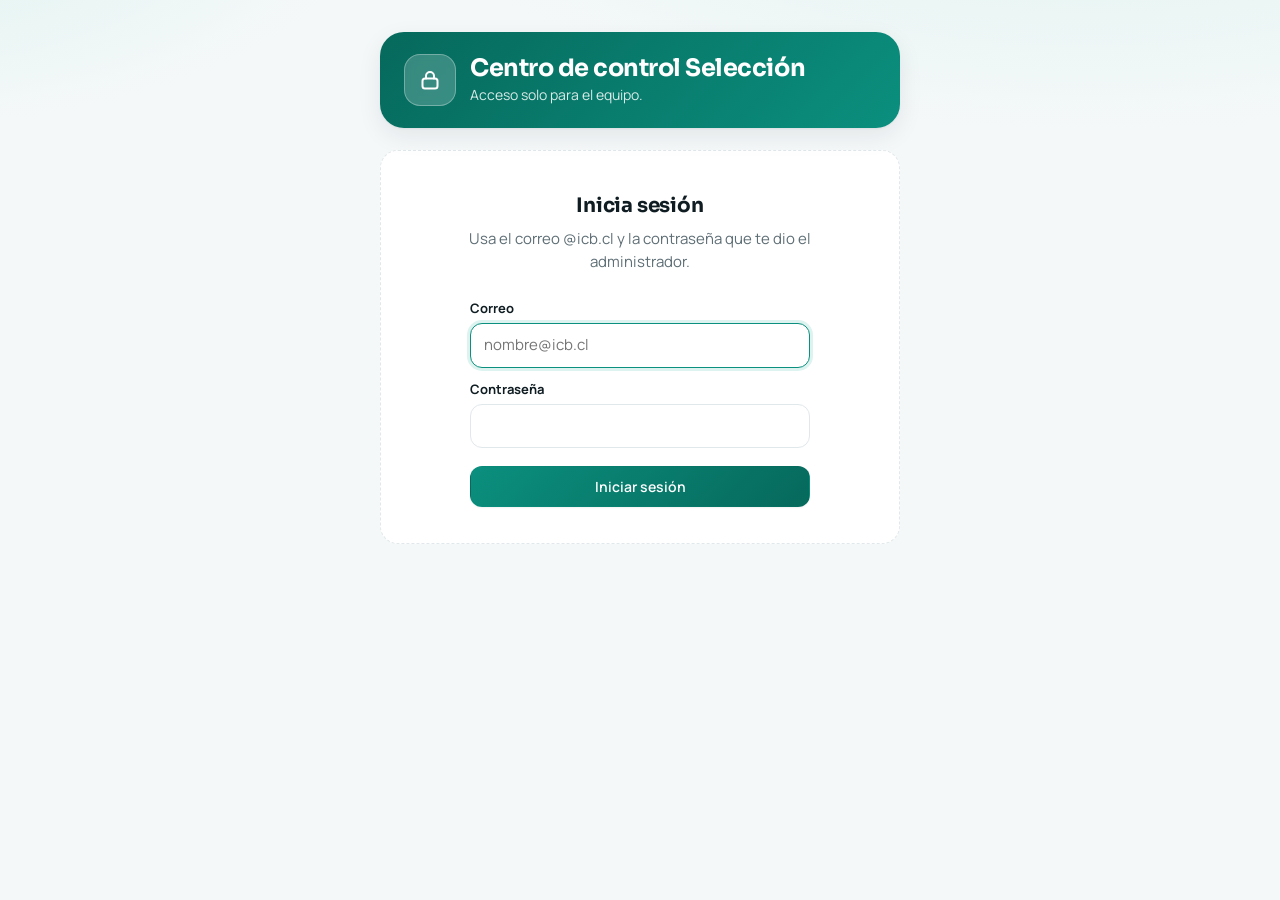
<file: index.html>
<!doctype html>
<html class="locked" lang="es" data-mode="view">
<head>
<meta charset="utf-8">
<meta name="viewport" content="width=device-width,initial-scale=1,viewport-fit=cover">
<title>Centro de control Selección</title>
<meta name="theme-color" content="#F5F8F9" media="(prefers-color-scheme: light)">
<meta name="theme-color" content="#0B1315" media="(prefers-color-scheme: dark)">
<link rel="manifest" href="manifest.webmanifest">
<link rel="icon" type="image/png" href="icon-192.png">
<link rel="apple-touch-icon" href="apple-touch-icon.png">
<meta name="apple-mobile-web-app-capable" content="yes">
<meta name="mobile-web-app-capable" content="yes">
<meta name="apple-mobile-web-app-title" content="Control Selección">
<link rel="stylesheet" href="https://fonts.googleapis.com/css2?family=Manrope:wght@400;500;600;700&family=Sora:wght@600;700&display=swap">
<link rel="stylesheet" href="app.css">
</head>
<body>
<div class="wrap" id="app">
  <header>
    <div class="brand" id="brand"></div>
    <div>
      <h1>Centro de control Selección</h1>
      <p class="sub">Centralización del equipo.</p>
    </div>
  </header>
  <div class="tabs" role="tablist" id="tabs"></div>
  <div id="notice"></div>
  <section id="panel-ferias" class="panel" role="tabpanel"></section>
  <section id="panel-contactos" class="panel" role="tabpanel" hidden></section>
  <p class="foot" id="foot"></p>
</div>
<div id="sheet-root"></div>
<div id="toast-root" aria-live="polite"></div>
<script src="supabase.min.js"></script>
<script src="candidatos-config.js"></script>
<script src="sesion.js"></script>
<script src="app.js"></script>
<script src="candidatos.js"></script>
<script src="dc.js"></script>
</body>
</html>
</file>
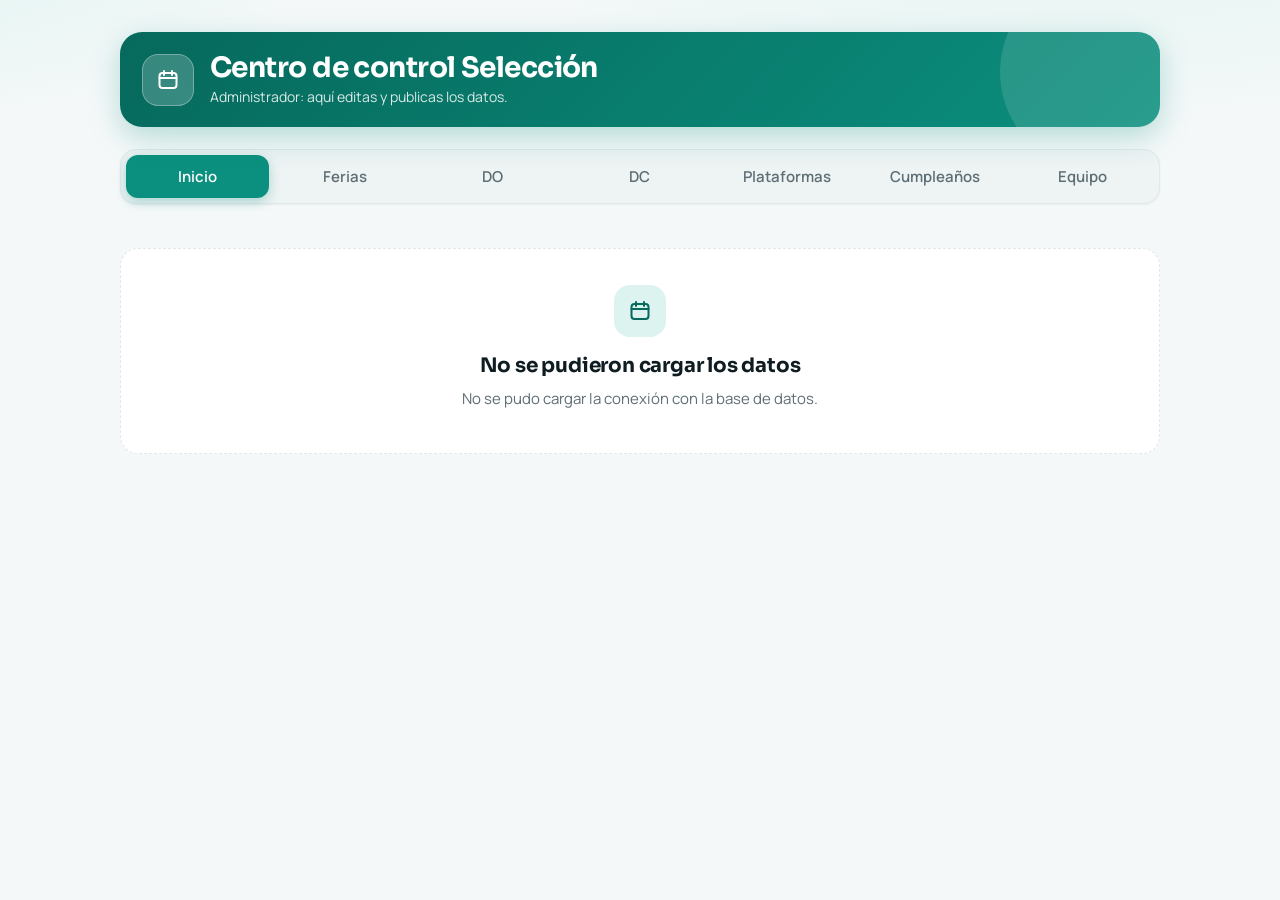
<file: admin (3).html>
<!doctype html>
<html lang="es" data-mode="admin">
<head>
<meta charset="utf-8">
<meta name="viewport" content="width=device-width,initial-scale=1,viewport-fit=cover">
<meta name="robots" content="noindex">
<title>Centro de control Selección · Administrador</title>
<meta name="theme-color" content="#F5F8F9" media="(prefers-color-scheme: light)">
<meta name="theme-color" content="#0B1315" media="(prefers-color-scheme: dark)">
<link rel="manifest" href="manifest.webmanifest">
<link rel="icon" type="image/png" href="icon-192.png">
<link rel="apple-touch-icon" href="apple-touch-icon.png">
<link rel="stylesheet" href="https://fonts.googleapis.com/css2?family=Manrope:wght@400;500;600;700&family=Sora:wght@600;700&display=swap">
<link rel="stylesheet" href="app.css">
</head>
<body>
<div class="wrap" id="app">
  <header>
    <div class="brand" id="brand"></div>
    <div>
      <h1>Centro de control Selección</h1>
      <p class="sub">Administrador: aquí editas y publicas los datos.</p>
    </div>
  </header>
  <div class="tabs" role="tablist" id="tabs"></div>
  <div id="notice"></div>
  <section id="panel-ferias" class="panel" role="tabpanel"></section>
  <section id="panel-contactos" class="panel" role="tabpanel" hidden></section>
  <p class="foot" id="foot"></p>
</div>
<div id="sheet-root"></div>
<div id="toast-root" aria-live="polite"></div>
<script src="app.js"></script>
</body>
</html>
</file>
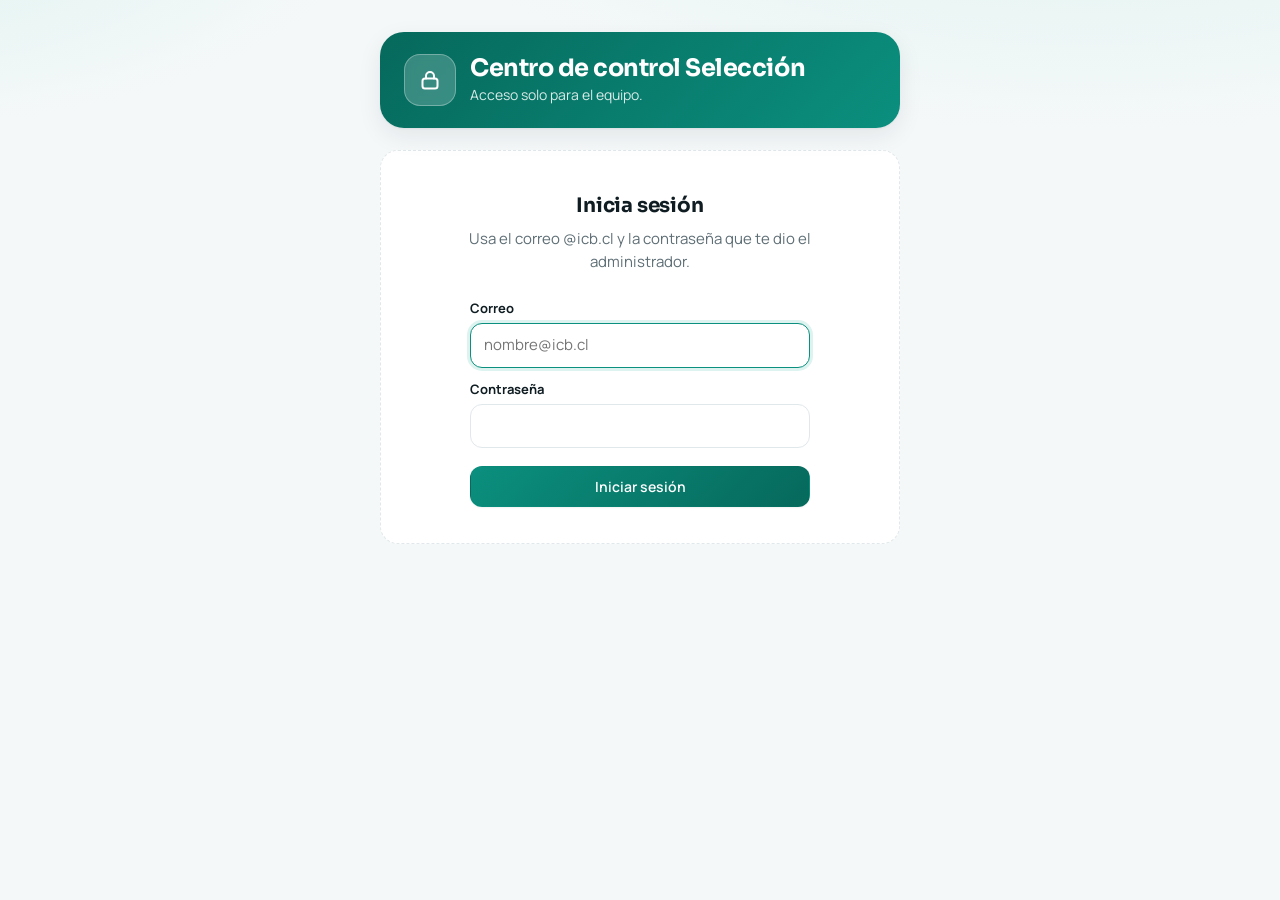
<file: admin.html>
<!doctype html>
<html class="locked" lang="es" data-mode="admin">
<head>
<meta charset="utf-8">
<meta name="viewport" content="width=device-width,initial-scale=1,viewport-fit=cover">
<meta name="robots" content="noindex">
<title>Centro de control Selección · Administrador</title>
<meta name="theme-color" content="#F5F8F9" media="(prefers-color-scheme: light)">
<meta name="theme-color" content="#0B1315" media="(prefers-color-scheme: dark)">
<link rel="manifest" href="manifest.webmanifest">
<link rel="icon" type="image/png" href="icon-192.png">
<link rel="apple-touch-icon" href="apple-touch-icon.png">
<link rel="stylesheet" href="https://fonts.googleapis.com/css2?family=Manrope:wght@400;500;600;700&family=Sora:wght@600;700&display=swap">
<link rel="stylesheet" href="app.css">
</head>
<body>
<div class="wrap" id="app">
  <header>
    <div class="brand" id="brand"></div>
    <div>
      <h1>Centro de control Selección</h1>
      <p class="sub">Administrador: aquí editas y publicas los datos.</p>
    </div>
  </header>
  <div class="tabs" role="tablist" id="tabs"></div>
  <div id="notice"></div>
  <section id="panel-ferias" class="panel" role="tabpanel"></section>
  <section id="panel-contactos" class="panel" role="tabpanel" hidden></section>
  <p class="foot" id="foot"></p>
</div>
<div id="sheet-root"></div>
<div id="toast-root" aria-live="polite"></div>
<script src="supabase.min.js"></script>
<script src="candidatos-config.js"></script>
<script src="sesion.js"></script>
<script src="app.js"></script>
<script src="candidatos.js"></script>
<script src="dc.js"></script>
</body>
</html>
</file>
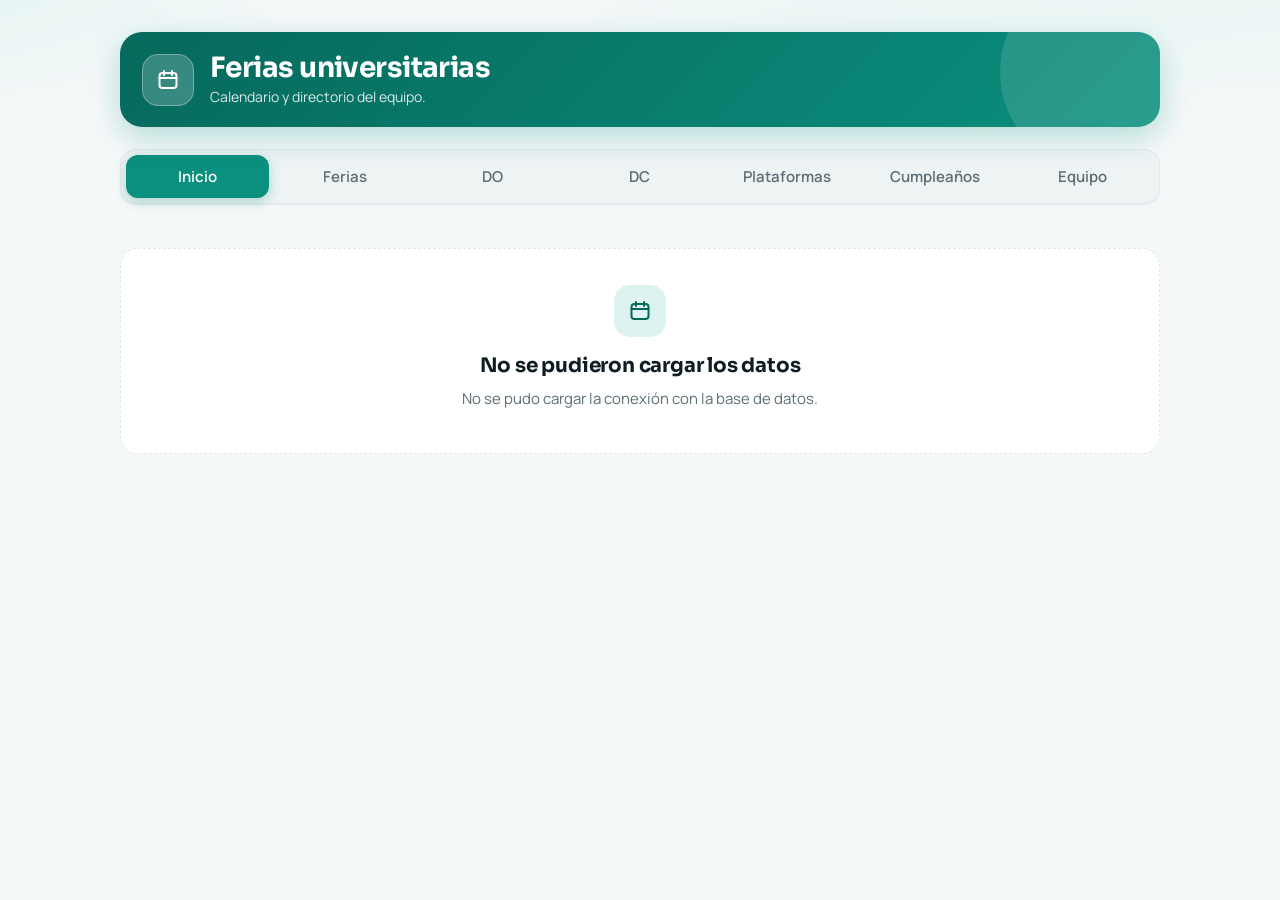
<file: index (1).html>
<!doctype html>
<html lang="es" data-mode="view">
<head>
<meta charset="utf-8">
<meta name="viewport" content="width=device-width,initial-scale=1,viewport-fit=cover">
<title>Ferias Universitarias</title>
<meta name="theme-color" content="#F5F8F9" media="(prefers-color-scheme: light)">
<meta name="theme-color" content="#0B1315" media="(prefers-color-scheme: dark)">
<link rel="manifest" href="manifest.webmanifest">
<link rel="icon" type="image/png" href="icon-192.png">
<link rel="apple-touch-icon" href="apple-touch-icon.png">
<meta name="apple-mobile-web-app-capable" content="yes">
<meta name="mobile-web-app-capable" content="yes">
<meta name="apple-mobile-web-app-title" content="Ferias">
<link rel="stylesheet" href="https://fonts.googleapis.com/css2?family=Manrope:wght@400;500;600;700&family=Sora:wght@600;700&display=swap">
<link rel="stylesheet" href="app.css">
</head>
<body>
<div class="wrap" id="app">
  <header>
    <div class="brand" id="brand"></div>
    <div>
      <h1>Ferias universitarias</h1>
      <p class="sub">Calendario y directorio del equipo.</p>
    </div>
  </header>
  <div class="tabs" role="tablist" id="tabs"></div>
  <div id="notice"></div>
  <section id="panel-ferias" class="panel" role="tabpanel"></section>
  <section id="panel-contactos" class="panel" role="tabpanel" hidden></section>
  <p class="foot" id="foot"></p>
</div>
<div id="sheet-root"></div>
<div id="toast-root" aria-live="polite"></div>
<script src="app.js"></script>
</body>
</html>
</file>
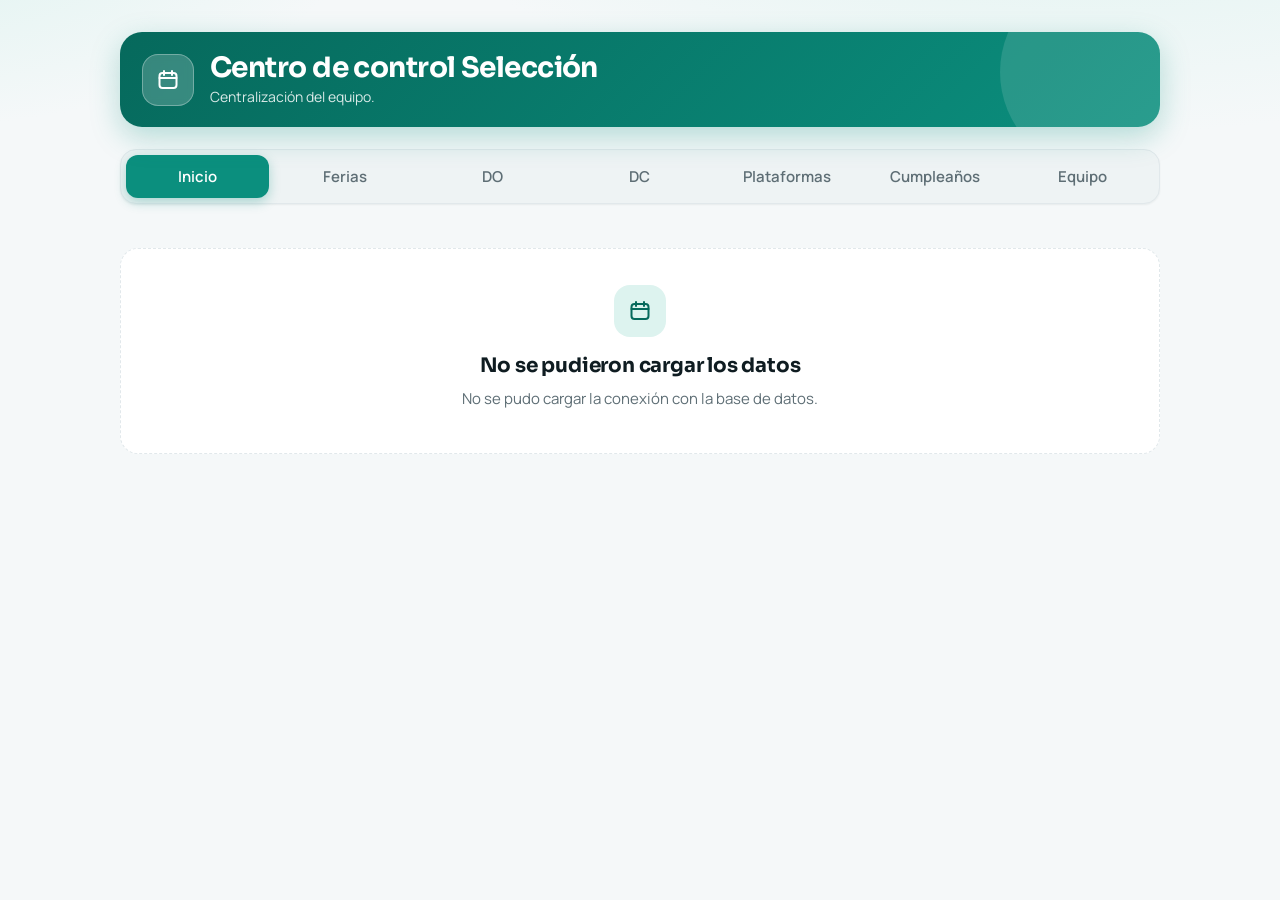
<file: index (4).html>
<!doctype html>
<html lang="es" data-mode="view">
<head>
<meta charset="utf-8">
<meta name="viewport" content="width=device-width,initial-scale=1,viewport-fit=cover">
<title>Centro de control Selección</title>
<meta name="theme-color" content="#F5F8F9" media="(prefers-color-scheme: light)">
<meta name="theme-color" content="#0B1315" media="(prefers-color-scheme: dark)">
<link rel="manifest" href="manifest.webmanifest">
<link rel="icon" type="image/png" href="icon-192.png">
<link rel="apple-touch-icon" href="apple-touch-icon.png">
<meta name="apple-mobile-web-app-capable" content="yes">
<meta name="mobile-web-app-capable" content="yes">
<meta name="apple-mobile-web-app-title" content="Control Selección">
<link rel="stylesheet" href="https://fonts.googleapis.com/css2?family=Manrope:wght@400;500;600;700&family=Sora:wght@600;700&display=swap">
<link rel="stylesheet" href="app.css">
</head>
<body>
<div class="wrap" id="app">
  <header>
    <div class="brand" id="brand"></div>
    <div>
      <h1>Centro de control Selección</h1>
      <p class="sub">Centralización del equipo.</p>
    </div>
  </header>
  <div class="tabs" role="tablist" id="tabs"></div>
  <div id="notice"></div>
  <section id="panel-ferias" class="panel" role="tabpanel"></section>
  <section id="panel-contactos" class="panel" role="tabpanel" hidden></section>
  <p class="foot" id="foot"></p>
</div>
<div id="sheet-root"></div>
<div id="toast-root" aria-live="polite"></div>
<script src="app.js"></script>
</body>
</html>
</file>
<file: app.css>
/* Layout: encabezado con marca, pestañas segmentadas, tarjetas de resumen y filas-tarjeta con bloque de fecha, responsables con avatar y acciones. */
:root{
  --bg:#F5F8F9; --surface:#FFFFFF; --surface-2:#EEF3F4; --ink:#0F1C21; --muted:#5E6E75; --line:#E1E8EB;
  --accent:#0B8F7E; --accent-ink:#FFFFFF; --accent-soft:#DDF3EF; --accent-strong:#06695C;
  --ok:#1E6B47; --ok-bg:#E1F2E8; --warn:#8A5200; --warn-bg:#FDEFD2; --bad:#A8231B; --bad-bg:#FBE3E0;
  --av-s:70%; --av-bg-l:90%; --av-fg-l:28%;
  --shadow-sm:0 1px 2px rgba(15,28,33,.06);
  --shadow:0 1px 2px rgba(15,28,33,.05),0 8px 24px rgba(15,28,33,.08);
  --f-display:'Sora','Segoe UI',system-ui,sans-serif;
  --f-body:'Manrope',system-ui,-apple-system,'Segoe UI',sans-serif;
  color-scheme:light;
}
@media (prefers-color-scheme: dark){
  :root{
    --bg:#0B1315; --surface:#121D20; --surface-2:#182529; --ink:#E8F0F2; --muted:#8FA3AA; --line:#233237;
    --accent:#3FD0BB; --accent-ink:#04201C; --accent-soft:#12302C; --accent-strong:#7BE3D2;
    --ok:#6FD3A0; --ok-bg:#17372A; --warn:#F2BE6B; --warn-bg:#3B2C12; --bad:#FF9C94; --bad-bg:#40201E;
    --av-s:45%; --av-bg-l:24%; --av-fg-l:84%;
    --shadow-sm:0 1px 2px rgba(0,0,0,.4);
    --shadow:0 1px 2px rgba(0,0,0,.4),0 10px 28px rgba(0,0,0,.45);
    color-scheme:dark;
  }
}
*{box-sizing:border-box}
html{-webkit-text-size-adjust:100%;background:var(--bg)}
[hidden]{display:none!important}
body{margin:0;background:radial-gradient(900px 320px at 50% -120px,var(--accent-soft),transparent 70%),var(--bg);background-color:var(--bg);color:var(--ink);font:400 15px/1.5 var(--f-body);
  padding-inline:max(16px,env(safe-area-inset-left,0px)) max(16px,env(safe-area-inset-right,0px));
  padding-top:calc(32px + env(safe-area-inset-top,0px));padding-bottom:calc(72px + env(safe-area-inset-bottom,0px))}
img{max-width:100%}
.wrap{max-width:1040px;margin:0 auto;display:flex;flex-direction:column;gap:22px;min-width:0}
.ic{flex:0 0 auto;display:block}
header{display:flex;align-items:center;gap:14px}
.brand{width:46px;height:46px;border-radius:14px;background:var(--accent);color:var(--accent-ink);display:grid;place-items:center;box-shadow:var(--shadow)}
h1{font:700 28px/1.15 var(--f-display);letter-spacing:-.02em;margin:0;text-wrap:balance}
.sub{color:var(--muted);margin:2px 0 0;font-size:14px}
.foot{color:var(--muted);font-size:12.5px;text-align:center;margin:0}
.tabs{display:inline-flex;align-self:flex-start;background:var(--surface-2);border:1px solid var(--line);border-radius:14px;padding:4px;gap:4px}
.tab{appearance:none;background:none;border:0;border-radius:10px;padding:8px 18px;font:600 14px var(--f-body);color:var(--muted);cursor:pointer;display:flex;align-items:center;gap:8px}
.tab:hover{color:var(--ink)}
.tab[aria-selected="true"]{background:var(--surface);color:var(--ink);box-shadow:var(--shadow-sm)}
.tab .n{font-size:12px;font-weight:700;background:var(--accent-soft);color:var(--accent-strong);border-radius:999px;padding:0 8px;min-width:22px;text-align:center}
.tab .n:empty{display:none}
.tab:focus-visible,.btn:focus-visible,.iconbtn:focus-visible,.fchip:focus-visible,.copy:focus-visible,summary:focus-visible,a:focus-visible{outline:2px solid var(--accent);outline-offset:2px}
.stats{display:grid;grid-template-columns:repeat(auto-fit,minmax(150px,1fr));gap:12px}
.stat{background:var(--surface);border:1px solid var(--line);border-radius:16px;padding:14px 16px;box-shadow:var(--shadow-sm);min-width:0}
.stat .v{font:700 26px/1.1 var(--f-display);letter-spacing:-.02em;font-variant-numeric:tabular-nums}
.stat .v.txt{font-size:19px;padding-top:5px;text-transform:capitalize}
.stat .l{color:var(--muted);font-size:13px;margin-top:4px}
.notice{background:var(--warn-bg);color:var(--warn);padding:12px 16px;border-radius:14px;font-size:14px;font-weight:500}
.adminbar{background:var(--surface);border:1px solid var(--line);border-radius:16px;padding:14px 16px;display:flex;flex-wrap:wrap;gap:12px 16px;align-items:center;box-shadow:var(--shadow-sm)}
.adminbar .txt{flex:1 1 300px;font-size:14px;color:var(--muted)}
.adminbar .txt b{color:var(--ink)}
.adm-actions{display:flex;flex-wrap:wrap;gap:8px;align-items:center}
.toolbar{display:flex;flex-wrap:wrap;gap:10px;align-items:center}
.search{position:relative;flex:1 1 240px;min-width:0}
.search .ic{position:absolute;left:13px;top:50%;transform:translateY(-50%);color:var(--muted);pointer-events:none}
.search input{padding-left:40px}
input,select,textarea{font:inherit;color:var(--ink);background:var(--surface);border:1px solid var(--line);border-radius:12px;padding:10px 13px;width:100%;min-width:0}
input:focus-visible,select:focus-visible,textarea:focus-visible{outline:none;border-color:var(--accent);box-shadow:0 0 0 3px var(--accent-soft)}
textarea{resize:vertical;min-height:80px}
.fchips{display:flex;flex-wrap:wrap;gap:8px}
.fchip{appearance:none;font:600 13px var(--f-body);border:1px solid var(--line);background:var(--surface);color:var(--muted);border-radius:999px;padding:6px 14px;cursor:pointer}
.fchip:hover{color:var(--ink);border-color:var(--muted)}
.fchip[aria-pressed="true"]{background:var(--ink);color:var(--bg);border-color:var(--ink)}
.btn{appearance:none;font:600 14px var(--f-body);border-radius:12px;padding:10px 16px;border:1px solid var(--line);background:var(--surface);color:var(--ink);cursor:pointer;white-space:nowrap;display:inline-flex;align-items:center;gap:8px;justify-content:center}
.btn:hover{border-color:var(--muted)}
.btn.primary{background:var(--accent);color:var(--accent-ink);border-color:var(--accent);box-shadow:var(--shadow-sm)}
.btn.primary:hover{filter:brightness(1.07)}
.btn.danger{color:var(--bad);border-color:var(--bad);background:transparent}
.btn.danger.armed{background:var(--bad);color:var(--surface)}
.iconbtn{appearance:none;width:38px;height:38px;border-radius:11px;border:1px solid var(--line);background:var(--surface);color:var(--muted);display:grid;place-items:center;cursor:pointer}
.iconbtn:hover{color:var(--accent-strong);border-color:var(--accent);background:var(--accent-soft)}
.panel{display:flex;flex-direction:column;gap:16px}
.stack{display:flex;flex-direction:column;gap:14px}
.list{display:flex;flex-direction:column;gap:10px}
.group-title{font:700 12px var(--f-body);letter-spacing:.09em;text-transform:uppercase;color:var(--muted);margin:4px 0 0}
.row{background:var(--surface);border:1px solid var(--line);border-radius:18px;padding:14px 16px;display:grid;gap:10px 18px;align-items:center;min-width:0;box-shadow:var(--shadow-sm);transition:box-shadow .15s,transform .15s,border-color .15s}
.row:hover{box-shadow:var(--shadow);transform:translateY(-1px);border-color:var(--accent-soft)}
.row.feria{grid-template-columns:62px minmax(0,1.3fr) 150px minmax(0,1.2fr) auto;grid-template-areas:"date main time who act"}
.row.feria.noact{grid-template-columns:62px minmax(0,1.3fr) 150px minmax(0,1.2fr);grid-template-areas:"date main time who"}
.row.past{opacity:.72}
.date{grid-area:date;text-align:center;line-height:1.1;background:var(--accent-soft);color:var(--accent-strong);border-radius:14px;padding:8px 0 7px}
.d-num{font:700 24px/1 var(--f-display)}
.d-mon{font-size:11px;font-weight:700;text-transform:uppercase;letter-spacing:.08em;margin-top:3px}
.d-wd{font-size:11px;font-weight:500;opacity:.8;text-transform:capitalize}
.main{grid-area:main;min-width:0}
.name{font-weight:700;overflow-wrap:anywhere}
.meta{display:flex;align-items:center;gap:6px;color:var(--muted);font-size:13.5px;overflow-wrap:anywhere;margin-top:2px}
.tags{display:flex;flex-wrap:wrap;gap:6px;align-items:center;margin-top:6px}
.time{grid-area:time;display:flex;align-items:center;gap:8px;font-weight:600;font-size:14px;font-variant-numeric:tabular-nums;color:var(--ink)}
.time .ic{color:var(--muted)}
.who{grid-area:who;display:flex;flex-wrap:wrap;gap:6px;min-width:0}
.person{display:inline-flex;align-items:center;gap:7px;background:var(--surface-2);border:1px solid var(--line);border-radius:999px;padding:2px 11px 2px 3px;font-size:13px;font-weight:500;min-width:0;overflow-wrap:anywhere}
.av{--h:200;width:24px;height:24px;border-radius:50%;display:inline-grid;place-items:center;flex:0 0 auto;font:700 10px var(--f-body);background:hsl(var(--h) var(--av-s) var(--av-bg-l));color:hsl(var(--h) 55% var(--av-fg-l))}
.av.lg{width:46px;height:46px;font-size:15px}
.none{color:var(--muted);font-size:14px}
.act{grid-area:act}
.pill{display:inline-flex;align-items:center;gap:6px;font:700 12px var(--f-body);border-radius:999px;padding:2px 10px}
.pill::before{content:"";width:6px;height:6px;border-radius:50%;background:currentColor}
.pill.ok{background:var(--ok-bg);color:var(--ok)}
.pill.warn{background:var(--warn-bg);color:var(--warn)}
.pill.bad{background:var(--bad-bg);color:var(--bad)}
.tag-next{font:700 11px var(--f-body);letter-spacing:.06em;text-transform:uppercase;background:var(--accent);color:var(--accent-ink);border-radius:999px;padding:2px 9px}
.calrow,.calbtn{margin-top:6px}
.calbtn{appearance:none;background:none;border:0;padding:2px 0;font:700 13px var(--f-body);color:var(--accent-strong);cursor:pointer;display:inline-flex;align-items:center;gap:6px}
.calbtn:hover{text-decoration:underline}
.calbtn:focus-visible{outline:2px solid var(--accent);outline-offset:2px;border-radius:4px}
.calopts{display:flex;flex-direction:column;gap:10px}
.calopts .btn{text-decoration:none;width:100%}
.pill.mat{background:var(--surface-2);color:var(--ink);border:1px solid var(--line)}
.pill.mat::before{display:none}
.pill.mat.none-mat{color:var(--muted)}
.notebox{grid-column:2 / -1;min-width:0;border-top:1px solid var(--line);padding-top:8px}
.notebox summary{cursor:pointer;list-style:none;display:inline-flex;align-items:center;gap:6px;font:700 13px var(--f-body);color:var(--accent-strong);padding:2px 0}
.notebox summary::-webkit-details-marker{display:none}
.notebox summary::after{content:"";width:7px;height:7px;border-right:2px solid currentColor;border-bottom:2px solid currentColor;transform:rotate(45deg);margin-top:-3px;transition:transform .15s}
.notebox[open] summary::after{transform:rotate(-135deg);margin-top:3px}
.notetext{color:var(--muted);font-size:13.5px;margin-top:6px;white-space:pre-line;overflow-wrap:anywhere;max-width:80ch}
details.pastbox summary{cursor:pointer;font:700 13px var(--f-body);color:var(--muted);padding:6px 2px;letter-spacing:.02em}
details.pastbox .list{margin-top:10px}
.row.contact{grid-template-columns:minmax(0,1.5fr) minmax(0,1fr) minmax(0,1.5fr) minmax(0,1fr) auto;grid-template-areas:"cn ci cc cx act"}
.row.contact.noact{grid-template-columns:minmax(0,1.5fr) minmax(0,1fr) minmax(0,1.5fr) minmax(0,1fr);grid-template-areas:"cn ci cc cx"}
.cn{grid-area:cn;min-width:0;display:flex;align-items:center;gap:12px}
.cn > div{min-width:0}
.ci{grid-area:ci;min-width:0;overflow-wrap:anywhere;font-weight:500}
.cc{grid-area:cc;min-width:0;display:flex;flex-direction:column;gap:4px}
.cx{grid-area:cx;min-width:0;color:var(--muted);font-size:13.5px;overflow-wrap:anywhere}
.cline{display:flex;align-items:center;gap:8px;flex-wrap:wrap;font-size:14px;min-width:0}
.cline a{overflow-wrap:anywhere;font-weight:500;color:var(--accent-strong);text-decoration:none}
.cline a:hover{text-decoration:underline}
.copy{appearance:none;border:1px solid var(--line);background:var(--surface-2);color:var(--muted);border-radius:8px;font:600 12px var(--f-body);padding:2px 9px;cursor:pointer}
.copy:hover{color:var(--accent-strong);border-color:var(--accent)}
.empty{background:var(--surface);border:1px dashed var(--line);border-radius:18px;padding:36px 20px;text-align:center;display:flex;flex-direction:column;gap:10px;align-items:center}
.empty .badge{width:52px;height:52px;border-radius:16px;background:var(--accent-soft);color:var(--accent-strong);display:grid;place-items:center}
.empty h2{font:700 20px var(--f-display);margin:6px 0 0;letter-spacing:-.01em}
.empty p{margin:0 0 6px;color:var(--muted);max-width:46ch}
.backdrop{position:fixed;inset:0;background:rgba(6,12,14,.55);-webkit-backdrop-filter:blur(4px);backdrop-filter:blur(4px);display:flex;align-items:center;justify-content:center;padding:16px;overflow:auto;z-index:20}
.sheet{background:var(--surface);color:var(--ink);border:1px solid var(--line);border-radius:22px;width:min(600px,100%);padding:24px;margin-block:auto;display:flex;flex-direction:column;gap:16px;box-shadow:var(--shadow);animation:up .2s ease-out}
@keyframes up{from{transform:translateY(14px);opacity:0}to{transform:none;opacity:1}}
.sheet h2{font:700 22px var(--f-display);letter-spacing:-.02em;margin:0}
.fields{display:grid;grid-template-columns:1fr 1fr;gap:14px}
.fld{display:flex;flex-direction:column;gap:5px;min-width:0}
.fld.full{grid-column:1 / -1}
.fld label{font:700 13px var(--f-body)}
.hint{font-size:12px;color:var(--muted)}
.ferr{color:var(--bad);font-size:14px;font-weight:500}
.sheet-actions{display:flex;flex-wrap:wrap;gap:8px;align-items:center}
.sheet-actions .sp{flex:1}
.toast{position:fixed;left:50%;transform:translateX(-50%);bottom:calc(20px + env(safe-area-inset-bottom,0px));background:var(--ink);color:var(--bg);padding:10px 18px;border-radius:999px;font-size:14px;font-weight:600;z-index:30;max-width:calc(100% - 32px);box-shadow:var(--shadow)}
@media (max-width:760px){
  body{padding-top:calc(24px + env(safe-area-inset-top,0px))}
  h1{font-size:23px}
  .brand{width:40px;height:40px;border-radius:12px}
  .row.feria,.row.feria.noact{grid-template-columns:60px minmax(0,1fr) auto;grid-template-areas:"date main act" "date time time" "date who who"}
  .row.contact,.row.contact.noact{grid-template-columns:minmax(0,1fr) auto;grid-template-areas:"cn act" "ci ci" "cc cc" "cx cx"}
  .tabs{align-self:stretch;display:flex}
  .tab{flex:1;justify-content:center;padding:8px 6px;gap:5px;font-size:13.5px;min-width:0}
  .tab .n{padding:0 6px;min-width:20px}
  .fields{grid-template-columns:1fr}
  .backdrop{align-items:flex-end;padding:0}
  .sheet{width:100%;margin-block:0;border-radius:22px 22px 0 0;padding-bottom:calc(24px + env(safe-area-inset-bottom,0px))}
}
@media (prefers-reduced-motion:reduce){*{transition:none!important;animation:none!important}.row:hover{transform:none}}

/* ---------- Cumpleaños ---------- */
.bud{grid-area:time;min-width:0;display:flex;flex-direction:column;gap:5px}
.bud-top{display:flex;align-items:baseline;gap:6px;flex-wrap:wrap}
.bud-top b{font:700 16px var(--f-display)}
.bud-top span{color:var(--muted);font-size:12.5px}
.bar{height:7px;border-radius:999px;background:var(--surface-2);border:1px solid var(--line);overflow:hidden}
.bar i{display:block;height:100%;background:var(--accent);border-radius:999px}
.bar.over i{background:var(--bad)}
.bud-sub{color:var(--muted);font-size:12.5px}
.bud-sub .neg{color:var(--bad);font-weight:700}
.bud-warn{color:var(--warn);background:var(--warn-bg);border-radius:8px;padding:2px 8px;font-size:12px;font-weight:600;align-self:flex-start}
.cl{list-style:none;margin:6px 0 0;padding:0;display:flex;flex-direction:column;gap:2px;max-width:420px}
.cl li{display:flex;align-items:center;gap:10px;padding:5px 0;border-bottom:1px dashed var(--line);font-size:14px}
.cl li:last-child{border-bottom:0}
.cmark{width:20px;height:20px;border-radius:6px;border:1.5px solid var(--muted);display:grid;place-items:center;flex:none;color:var(--accent-ink)}
.cl li.done .cmark{background:var(--accent);border-color:var(--accent)}
.cl li.done .cname{color:var(--muted);text-decoration:line-through}
.cname{flex:1;min-width:0;overflow-wrap:anywhere}
.ccost{color:var(--muted);font-variant-numeric:tabular-nums;white-space:nowrap}
.items{display:flex;flex-direction:column;gap:8px}
.itrow{display:grid;grid-template-columns:auto minmax(0,1fr) 110px auto;gap:8px;align-items:center}
.itrow .ck{width:20px;height:20px;padding:0;accent-color:var(--accent)}
.itrow .iconbtn{width:36px;height:36px}
.btn.additem{align-self:flex-start;padding:7px 12px;font-size:13px}
@media (min-width:761px){
  .row.feria.cumple{grid-template-columns:62px minmax(0,1.3fr) 200px minmax(0,1.1fr) auto}
  .row.feria.cumple.noact{grid-template-columns:62px minmax(0,1.3fr) 200px minmax(0,1.1fr)}
}
@media (max-width:760px){
  .itrow{grid-template-columns:auto minmax(0,1fr) 92px auto}
}

/* Sub-pestañas dentro de Ferias */
.subtabs{display:flex;gap:8px;flex-wrap:wrap}
.subtabs[hidden]{display:none}

/* ---------- Pulido visual ---------- */
body{background:radial-gradient(1000px 420px at 85% -160px,var(--accent-soft),transparent 70%),radial-gradient(700px 300px at -10% -80px,var(--accent-soft),transparent 70%),var(--bg);background-color:var(--bg)}
header{background:linear-gradient(135deg,var(--accent-strong),var(--accent));color:var(--accent-ink);border-radius:22px;padding:20px 22px;gap:16px;box-shadow:0 10px 30px rgba(11,143,126,.28);position:relative;overflow:hidden}
header::after{content:"";position:absolute;right:-40px;top:-60px;width:200px;height:200px;border-radius:50%;background:rgba(255,255,255,.12);pointer-events:none}
header .sub{color:rgba(255,255,255,.85)}
header h1{color:#fff}
.brand{width:52px;height:52px;border-radius:16px;background:rgba(255,255,255,.2);color:#fff;box-shadow:inset 0 0 0 1px rgba(255,255,255,.3);backdrop-filter:blur(4px)}
@media (prefers-color-scheme:dark){header{background:linear-gradient(135deg,#0A5C52,#0B8F7E);box-shadow:0 10px 30px rgba(0,0,0,.4)}}
.tabs{align-self:stretch;display:flex;border-radius:16px;padding:5px;box-shadow:var(--shadow-sm)}
.tab{flex:1;justify-content:center;padding:11px 18px;font-size:15px;border-radius:12px}
.tab[aria-selected="true"]{background:var(--accent);color:var(--accent-ink);box-shadow:0 4px 12px rgba(11,143,126,.3)}
.tab[aria-selected="true"] .n{background:rgba(255,255,255,.25);color:var(--accent-ink)}
.subtabs{gap:6px;border-bottom:1px solid var(--line);padding-bottom:0;margin-top:-6px}
.subtabs .fchip{border:0;background:none;border-radius:0;padding:8px 6px;margin-right:14px;font-size:14px;border-bottom:2.5px solid transparent;margin-bottom:-1px}
.subtabs .fchip[aria-pressed="true"]{background:none;color:var(--accent-strong);border-bottom-color:var(--accent)}
.stat{position:relative;overflow:hidden;padding-top:17px}
.stat::before{content:"";position:absolute;left:0;top:0;right:0;height:3px;background:linear-gradient(90deg,var(--accent),transparent)}
.row{position:relative;overflow:hidden;padding-left:20px}
.row::before{content:"";position:absolute;left:0;top:0;bottom:0;width:4px;background:var(--accent);opacity:.55}
.row.past::before{background:var(--muted);opacity:.3}
.date{background:linear-gradient(160deg,var(--accent-soft),var(--surface-2));border:1px solid var(--line)}
.d-num{font-family:var(--f-display)}
.row:has(.tag-next){border-color:var(--accent);box-shadow:0 0 0 3px var(--accent-soft),var(--shadow)}
.row:has(.tag-next)::before{opacity:1}
.group-title{display:flex;align-items:center;gap:10px}
.group-title::after{content:"";flex:1;height:1px;background:var(--line)}
.btn.primary{background:linear-gradient(135deg,var(--accent),var(--accent-strong));border-color:transparent}
.btn.primary:hover{filter:brightness(1.07)}
.bar i{background:linear-gradient(90deg,var(--accent),var(--accent-strong))}
.bar.over i{background:var(--bad)}
@media (max-width:760px){header{padding:16px 16px;border-radius:20px}.tab{padding:10px 8px;font-size:14px}}
#panel-cumpleanos .stat .v.txt{text-transform:none;font-size:17px;line-height:1.3;padding-top:2px;overflow-wrap:anywhere}

/* ---------- Inicio ---------- */
#panel-inicio{display:flex;flex-direction:column;gap:20px}
.soon{display:flex;flex-direction:column;gap:8px}
.soonrow{appearance:none;width:100%;text-align:left;font:500 15px var(--f-body);color:var(--ink);background:var(--warn-bg);border:1px solid transparent;border-radius:16px;padding:12px 16px;display:flex;align-items:center;gap:12px;cursor:pointer}
.soonrow span{flex:1;min-width:0;overflow-wrap:anywhere}
.soonrow .ic{color:var(--warn)}
.soonrow b{color:var(--warn)}
.soonrow:hover{border-color:var(--warn)}
.blk{display:flex;flex-direction:column;gap:12px;min-width:0}
.blkhead{display:flex;align-items:center;justify-content:space-between;gap:10px;flex-wrap:wrap}
.blkhead h2{margin:0;font:700 17px var(--f-display);display:flex;align-items:center;gap:9px;letter-spacing:-.01em}
.blkhead h2 .ic{color:var(--accent)}
.linkbtn{appearance:none;background:none;border:0;font:700 13px var(--f-body);color:var(--accent-strong);cursor:pointer;padding:4px 2px}
.linkbtn:hover{text-decoration:underline}
.avlist{display:flex;flex-direction:column;gap:10px}
.aviso{display:grid;grid-template-columns:auto minmax(0,1fr) auto;gap:14px;align-items:start;background:var(--surface);border:1px solid var(--line);border-radius:18px;padding:14px 16px;box-shadow:var(--shadow-sm)}
.aviso.imp{border-color:var(--warn);background:linear-gradient(135deg,var(--warn-bg),var(--surface) 70%)}
.avic{width:36px;height:36px;border-radius:11px;background:var(--accent-soft);color:var(--accent-strong);display:grid;place-items:center}
.aviso.imp .avic{background:var(--warn-bg);color:var(--warn)}
.avtop{display:flex;align-items:center;gap:8px;flex-wrap:wrap}
.avtop h3{margin:0;font:700 16px var(--f-display);letter-spacing:-.01em;overflow-wrap:anywhere}
.avtext{margin:4px 0 0;color:var(--ink);white-space:pre-line;overflow-wrap:anywhere;font-size:14.5px}
.avmeta{margin-top:6px;display:flex;gap:14px;flex-wrap:wrap;color:var(--muted);font-size:12.5px;text-transform:capitalize}
.avlink{display:inline-flex;align-items:center;gap:5px;color:var(--accent-strong);font-weight:700;text-decoration:none;text-transform:none}
.avlink:hover{text-decoration:underline}
.empty.small{padding:20px}
.empty.small p{margin:0}
.twocol{display:grid;grid-template-columns:1fr 1fr;gap:22px}
.minilist{display:flex;flex-direction:column;gap:8px}
.mini{appearance:none;width:100%;text-align:left;font:inherit;color:var(--ink);background:var(--surface);border:1px solid var(--line);border-radius:16px;padding:10px 12px;display:flex;align-items:center;gap:12px;cursor:pointer;box-shadow:var(--shadow-sm);transition:border-color .15s,transform .15s}
.mini:hover{border-color:var(--accent);transform:translateY(-1px)}
.mini>.ic{color:var(--muted)}
.mdate{width:44px;flex:none;text-align:center;line-height:1.05;background:var(--accent-soft);color:var(--accent-strong);border-radius:12px;padding:6px 0}
.mdate b{display:block;font:700 17px var(--f-display)}
.mdate span{font:700 10.5px var(--f-body);letter-spacing:.06em;text-transform:uppercase}
.mtxt{flex:1;min-width:0}
.mname{font-weight:700;font-size:14.5px;overflow-wrap:anywhere}
.msub{color:var(--muted);font-size:12.5px;overflow-wrap:anywhere}
.mini .pill{flex:none}
@media (max-width:760px){
  .twocol{grid-template-columns:1fr}
  .aviso{grid-template-columns:auto minmax(0,1fr) auto;padding:12px 14px;gap:12px}
}
.avmeta{text-transform:none}
.avmeta span:first-child{display:inline-block}
.avmeta span:first-child::first-letter{text-transform:uppercase}
.aviso .act{grid-area:auto;grid-column:3;grid-row:1}
/* Inicio más sintético */
.avtext{display:-webkit-box;-webkit-line-clamp:2;-webkit-box-orient:vertical;overflow:hidden}
.avmeta{text-transform:capitalize}
.avmeta span:first-child::first-letter{text-transform:none}

/* ---------- Plataformas y DO ---------- */
.btn.openbtn{align-self:flex-start;text-decoration:none;background:var(--accent-soft);color:var(--accent-strong);border-color:transparent;padding:8px 14px}
.btn.openbtn:hover{border-color:var(--accent)}
.row.plat.expired::before{background:var(--bad);opacity:.8}
@media (min-width:761px){
  .row.feria.plat{grid-template-columns:62px minmax(0,1.3fr) 200px minmax(0,1.1fr) auto}
  .row.feria.plat.noact{grid-template-columns:62px minmax(0,1.3fr) 200px minmax(0,1.1fr)}
}
@media (max-width:760px){
  .tabs{overflow-x:auto;scrollbar-width:none}
  .tabs::-webkit-scrollbar{display:none}
  .tab{flex:1 0 auto;padding:10px 12px}
  .tab[aria-selected="true"]{position:sticky}
}
/* Pestañas en celular: sin solapamientos, desplazables */
@media (max-width:760px){
  .tabs{display:flex;flex-wrap:nowrap;overflow-x:auto;-webkit-overflow-scrolling:touch}
  .tab{flex:0 0 auto;min-width:max-content;white-space:nowrap;padding:10px 14px}
  .tab[aria-selected="true"]{position:static}
  .tab .n{flex:none}
}
.mini>.ic{flex:none}
.mini .pill{flex:0 1 auto;max-width:44%;white-space:normal;line-height:1.25}

/* ---------- Banner de anuncios ---------- */
.banner{position:relative;overflow:hidden;border-radius:22px;padding:22px 24px;color:#fff;background:linear-gradient(135deg,#0A5C52,#0B8F7E);background-size:cover;background-position:center;box-shadow:var(--shadow);display:flex;flex-direction:column;gap:8px;align-items:flex-start}
.banner.imp:not(.hasimg){background:linear-gradient(135deg,#8A5200,#D98B14)}
.banner::after{content:"";position:absolute;right:-50px;bottom:-70px;width:220px;height:220px;border-radius:50%;background:rgba(255,255,255,.1);pointer-events:none}
.bnlabel{display:inline-flex;align-items:center;gap:7px;font:700 12px var(--f-body);letter-spacing:.07em;text-transform:uppercase;background:rgba(255,255,255,.18);border-radius:999px;padding:4px 12px}
.bntitle{margin:2px 0 0;font:700 24px/1.2 var(--f-display);letter-spacing:-.02em;text-wrap:balance;overflow-wrap:anywhere;max-width:34ch;color:#fff}
.bntext{margin:0;font-size:15px;max-width:60ch;color:rgba(255,255,255,.92);white-space:pre-line;overflow-wrap:anywhere;display:-webkit-box;-webkit-line-clamp:3;-webkit-box-orient:vertical;overflow:hidden}
.btn.bnbtn{background:#fff;color:#0A5C52;border-color:transparent;text-decoration:none;margin-top:6px;position:relative;z-index:1}
.banner.imp:not(.hasimg) .btn.bnbtn{color:#8A5200}
.bnedit{position:absolute;top:14px;right:14px;z-index:1}
.bnedit .iconbtn{background:rgba(255,255,255,.2);border-color:rgba(255,255,255,.35);color:#fff}
.bnedit .iconbtn:hover{background:#fff;color:#0A5C52}
@media (max-width:760px){.banner{padding:18px 18px;border-radius:20px}.bntitle{font-size:20px}}

/* ---------- Equipo ---------- */
.av.xl{width:64px;height:64px;font-size:22px;font-family:var(--f-display)}
.ph{width:64px;height:64px;border-radius:50%;object-fit:cover;flex:none;border:2px solid var(--surface);box-shadow:0 0 0 1px var(--line),var(--shadow-sm);background:var(--surface-2)}
.ph.lg{width:84px;height:84px}
.pgrid{display:grid;grid-template-columns:repeat(auto-fill,minmax(270px,1fr));gap:14px}
.pcard{background:var(--surface);border:1px solid var(--line);border-radius:20px;padding:16px;display:flex;flex-direction:column;gap:12px;box-shadow:var(--shadow-sm);min-width:0}
.phead{display:flex;align-items:center;gap:14px;min-width:0}
.pinfo{flex:1;min-width:0}
.pinfo .name{font:700 16px var(--f-display);letter-spacing:-.01em;overflow-wrap:anywhere}
.pcontact{display:flex;flex-direction:column;gap:6px;border-top:1px solid var(--line);padding-top:10px}
.photoedit{display:flex;align-items:center;gap:16px;flex-wrap:wrap}
.photoctl{display:flex;flex-direction:column;gap:8px;align-items:flex-start;min-width:0}
.photoctl input[type=file]{padding:8px;font-size:13px;max-width:100%}
.photoctl .btn{padding:6px 12px;font-size:13px}
.cline.bday{color:var(--muted);gap:7px}.cline.bday .ic{color:var(--accent)}
.calopts .btn.calalt{background:transparent;color:var(--muted);font-weight:500}

/* Ferias por persona */
.fstats{display:grid;grid-template-columns:1fr 1fr;gap:8px}
.fstats>div{background:var(--surface-2);border:1px solid var(--line);border-radius:14px;padding:8px 12px;display:flex;flex-direction:column}
.fstats b{font:700 20px/1.1 var(--f-display);font-variant-numeric:tabular-nums}
.fstats span{color:var(--muted);font-size:12px}
.fdet{grid-column:auto}
.flabel{font:700 11px var(--f-body);letter-spacing:.08em;text-transform:uppercase;color:var(--muted);margin-top:8px}
.flist{list-style:none;margin:4px 0 0;padding:0;display:flex;flex-direction:column;gap:3px;font-size:13.5px}
.flist li{display:flex;gap:10px}
.fdate{color:var(--muted);min-width:64px;text-transform:capitalize}
.fname{overflow-wrap:anywhere}
.ph.sm{width:48px;height:48px}
.av.lg{width:48px;height:48px;font-size:16px;font-family:var(--f-display)}
#panel-asistencia{display:flex;flex-direction:column;gap:16px}
.agrid{display:grid;grid-template-columns:repeat(auto-fill,minmax(270px,1fr));gap:14px}
.acard{background:var(--surface);border:1px solid var(--line);border-radius:20px;padding:14px 16px;display:flex;flex-direction:column;gap:12px;box-shadow:var(--shadow-sm);min-width:0}

/* ---------- Candidatos ---------- */
.row.cand{grid-template-columns:minmax(0,1.3fr) minmax(0,1.1fr) minmax(0,1.2fr) auto;grid-template-areas:"cn cf cw act"}
.row.cand.alert::before{background:var(--warn);opacity:1}
.row.cand .notebox{grid-column:1 / -1}
.row.cand .act{display:flex;gap:6px;align-items:center}
.csub{color:var(--muted);font-size:13.5px;overflow-wrap:anywhere}
.cf{grid-area:cf;min-width:0;display:flex;flex-direction:column;gap:4px;font-size:13.5px}
.cf .cline{font-size:13.5px;font-weight:600}
.cf .cline .ic{color:var(--muted)}
.ccontact{display:flex;flex-direction:column;gap:2px}
.ccontact a{display:inline-flex;align-items:center;gap:6px;color:var(--accent-strong);text-decoration:none;overflow-wrap:anywhere;min-width:0}
.ccontact a:hover{text-decoration:underline}
.cw{grid-area:cw;min-width:0;display:flex;flex-wrap:wrap;gap:6px;align-items:center}
.stars{color:var(--warn);font-size:14px;letter-spacing:1px;line-height:1}
.stars .off{color:var(--line)}
.cfilter{width:auto;flex:0 1 220px}
.whoami{display:flex;flex-wrap:wrap;align-items:center;gap:6px 14px;color:var(--muted);font-size:13px}
.whoami>span{flex:1 1 auto;min-width:0}
.whoami b{color:var(--ink);font-weight:600}
.whoami .linkbtn{display:inline-flex;align-items:center;gap:5px}
.cvcur{display:flex;align-items:center;gap:8px;font-size:14px;margin-bottom:4px}
.cvcur a{color:var(--accent-strong);font-weight:600;overflow-wrap:anywhere}
.ckline{display:flex;gap:10px;align-items:flex-start;font:500 14px var(--f-body)!important;cursor:pointer}
.ckline input{width:20px;height:20px;flex:none;margin:1px 0 0;padding:0;accent-color:var(--accent)}
.cerr{color:var(--bad)!important;font-weight:500}
.btn[disabled]{opacity:.6;cursor:progress}
.candblk .mini .av{flex:none}
@media (max-width:760px){
  .row.cand{grid-template-columns:minmax(0,1fr) auto;grid-template-areas:"cn act" "cf cf" "cw cw"}
  .cfilter{flex:1 1 100%}
}
.clogin{display:flex;flex-direction:column;gap:6px;width:min(340px,100%);text-align:left;margin-top:4px}
.clogin label{font:700 13px var(--f-body);margin-top:6px}
.clogin .btn{margin-top:12px}
.clogin .cerr{margin:6px 0 0;font-size:13.5px;max-width:none}
.carea{color:var(--muted);font-size:13px;overflow-wrap:anywhere}
.sheet.wide{width:min(940px,100%)}
.imeta{margin:0;color:var(--muted);font-size:13.5px}
.imeta b{color:var(--ink);font-weight:600}
.itable{overflow-x:auto;border:1px solid var(--line);border-radius:14px;max-height:52vh;overflow-y:auto}
.itable table{border-collapse:collapse;width:100%;min-width:640px;font-size:13.5px}
.itable th{position:sticky;top:0;background:var(--surface-2);text-align:left;font:700 12.5px var(--f-body);color:var(--muted);padding:9px 10px;border-bottom:1px solid var(--line);z-index:1}
.itable td{padding:8px 10px;border-bottom:1px solid var(--line);vertical-align:middle}
.itable tr:last-child td{border-bottom:0}
.itable tr.off td{opacity:.5}
.itable td:first-child{width:36px}
.itable input[type=checkbox]{width:18px;height:18px;padding:0;accent-color:var(--accent)}
.itable input[type=month]{padding:6px 8px;font-size:13px;width:150px}
.isub{color:var(--muted);font-size:12px;margin-top:2px}
.isum{margin:0;font:600 13.5px var(--f-body)}

/* ---------- Ingreso a la app ---------- */
html.locked #app,html.locked #sheet-root{display:none}
.gate{display:none}
html.locked .gate{display:block}
.gate-card{max-width:520px;margin:0 auto;display:flex;flex-direction:column;gap:22px}
.gate-brand{display:flex;align-items:center;gap:14px;position:relative;overflow:hidden;border-radius:24px;padding:22px 24px;background:linear-gradient(135deg,#06695C,#0B8F7E);color:#fff;box-shadow:var(--shadow)}
.gate-brand h1{color:#fff;font-size:24px}
.gate-brand .sub{color:rgba(255,255,255,.85)}
.gate-brand .brand{flex:none}
.gate-box{align-items:center}
.gate-box .clogin{margin-inline:auto}
.gate-wait{margin:0;color:var(--muted)}
.foot{display:flex;flex-wrap:wrap;justify-content:center;align-items:center;gap:4px 10px}
.footses{display:inline-flex;flex-wrap:wrap;align-items:center;justify-content:center;gap:4px 12px}
.footses b{color:var(--ink);font-weight:600}

/* ---------- Candidatos agrupados por feria ---------- */
.fgroup{background:var(--surface);border:1px solid var(--line);border-radius:18px;box-shadow:var(--shadow-sm);overflow:hidden}
.fgroup>summary{list-style:none;display:flex;align-items:center;gap:12px;padding:14px 16px;cursor:pointer;min-height:64px}
.fgroup>summary::-webkit-details-marker{display:none}
.fgroup>summary:hover{background:var(--surface-2)}
.fgroup>summary:focus-visible{outline:2px solid var(--accent);outline-offset:-2px}
.fg-ic{flex:none;width:40px;height:40px;border-radius:12px;display:grid;place-items:center;background:var(--accent-soft,var(--surface-2));color:var(--accent-strong)}
.fgroup.alert .fg-ic{background:var(--warn-bg);color:var(--warn)}
.fg-main{flex:1;min-width:0;display:flex;flex-direction:column;gap:2px}
.fg-name{font:700 15.5px var(--f-body);color:var(--ink);overflow-wrap:anywhere}
.fg-sub{font-size:13px;color:var(--muted)}
.fg-chev{flex:none;color:var(--muted);transition:transform .2s ease;display:grid}
.fgroup[open] .fg-chev{transform:rotate(90deg)}
.fgroup>.list{padding:4px 12px 12px;border-top:1px solid var(--line);background:var(--surface-2)}
.fgroup>.list .row{margin-top:8px}
@media (prefers-reduced-motion:reduce){.fg-chev{transition:none}}
@media (max-width:760px){
  .fgroup>summary{display:grid;grid-template-columns:40px minmax(0,1fr) 18px;grid-template-areas:"ic main chev" "ic pill chev";column-gap:12px;row-gap:6px;align-items:center}
  .fg-ic{grid-area:ic;align-self:start}.fg-main{grid-area:main}.fg-chev{grid-area:chev}
  .fgroup>summary .pill{grid-area:pill;justify-self:start}
  .fgroup>.list{padding:4px 8px 10px}
}

/* ---------- Logo o iniciales de cada feria ---------- */
.fmark{--h:200;width:40px;height:40px;border-radius:12px;display:inline-grid;place-items:center;flex:none;overflow:hidden;vertical-align:middle}
.fmark.logo{background:#fff;border:1px solid var(--line)}
.fmark.logo img{width:100%;height:100%;object-fit:contain;padding:4px;box-sizing:border-box;display:block}
.fmark.ini{background:hsl(var(--h) var(--av-s) var(--av-bg-l));color:hsl(var(--h) 55% var(--av-fg-l));font:800 12px var(--f-body);letter-spacing:.02em}
.fmark.ini.long{font-size:9.5px;letter-spacing:0}
.fmark.sm{width:28px;height:28px;border-radius:8px}
.fmark.sm.ini{font-size:9.5px}.fmark.sm.ini.long{font-size:7.5px}
.fmark.sm.logo img{padding:2px}
.fmark.xl{width:72px;height:72px;border-radius:18px}
.fmark.xl.ini{font-size:20px}.fmark.xl.ini.long{font-size:14px}
.name.fname{display:flex;align-items:center;gap:10px}
.fg-ic:has(.fmark){background:none;width:auto;height:auto}
.photoctl select{font-size:13px;padding:7px 10px;max-width:100%}

/* Compras del cumpleaños: se marcan con un toque */
.cbtn{all:unset;flex:1;min-width:0;display:flex;align-items:center;gap:10px;cursor:pointer;border-radius:8px;padding:3px 4px;margin:-3px -4px;min-height:28px}
.cbtn:hover .cmark{border-color:var(--accent)}
.cbtn:focus-visible{outline:2px solid var(--accent);outline-offset:2px}
.cbtn .cmark{transition:background .15s,border-color .15s}
@media (prefers-reduced-motion:reduce){.cbtn .cmark{transition:none}}

/* ---------- Candidatos dentro de Ferias ---------- */
.subtabs .fchip .n{margin-left:6px;font-size:11.5px;font-weight:700;background:var(--warn-bg);color:var(--warn);border-radius:999px;padding:0 7px}
.candlink{gap:6px;flex-wrap:wrap}
.candlink .pill{margin-left:2px}
.fg-add{display:inline-flex;align-items:center;gap:6px;margin-top:10px}

/* ---------- Sub-secciones de Ferias, bien visibles ---------- */
.subtabs{display:flex;flex-wrap:nowrap;gap:4px;margin-top:-4px;padding:4px;border:1px solid var(--line);border-bottom:1px solid var(--line);border-radius:14px;background:var(--surface);box-shadow:var(--shadow-sm);overflow-x:auto;scrollbar-width:none}
.subtabs::-webkit-scrollbar{display:none}
.subtabs .fchip{flex:1 0 auto;display:inline-flex;align-items:center;justify-content:center;gap:7px;margin:0;padding:10px 14px;border:0;border-radius:10px;background:none;color:color-mix(in srgb,var(--ink) 78%,transparent);font:600 14.5px var(--f-body);white-space:nowrap;min-height:42px}
.subtabs .fchip .ic{opacity:.85}
.subtabs .fchip:hover{background:var(--surface-2);color:var(--ink)}
.subtabs .fchip[aria-pressed="true"]{background:var(--accent-soft);color:var(--accent-strong);border:0;box-shadow:inset 0 0 0 1px color-mix(in srgb,var(--accent) 35%,transparent)}
.subtabs .fchip[aria-pressed="true"] .ic{opacity:1}
.subtabs .fchip:focus-visible{outline:2px solid var(--accent);outline-offset:1px}
.subtabs .fchip .n{margin-left:2px}
@media (max-width:760px){.subtabs{display:grid;grid-template-columns:1fr 1fr;overflow:visible}.subtabs .fchip{padding:9px 10px;font-size:14px}}

/* ---------- Jóvenes Profesionales (JP) ---------- */
.jp-intro{align-items:flex-end;justify-content:space-between}
.jp-title h2{margin:0;font:700 20px var(--f-display);color:var(--ink)}
.jp-title p{margin:2px 0 0;color:var(--muted);font-size:14px}
.jcard{background:var(--surface);border:1px solid var(--line);border-radius:20px;box-shadow:var(--shadow-sm);padding:18px;display:flex;flex-direction:column;gap:14px}
.jcard.past{opacity:.8}
.jhead{display:grid;grid-template-columns:62px minmax(0,1fr) auto;gap:16px;align-items:start}
.jhead .date{grid-area:auto}
.jmain{display:flex;flex-direction:column;gap:6px;min-width:0}
.jmain .name{font:700 18px var(--f-display);color:var(--ink)}
.jmeta{display:flex;flex-wrap:wrap;gap:4px 16px;color:var(--muted);font-size:14px}
.jmeta span{display:inline-flex;align-items:center;gap:6px}
.jgrid{display:grid;grid-template-columns:minmax(0,1.2fr) minmax(0,1fr);gap:14px}
.jsec{background:var(--surface-2);border:1px solid var(--line);border-radius:16px;padding:14px 16px;min-width:0}
.jsec h3{margin:0 0 10px;display:flex;align-items:center;gap:8px;font:700 14px var(--f-body);color:var(--accent-strong);text-transform:uppercase;letter-spacing:.04em}
.jtl{list-style:none;margin:0;padding:0;display:flex;flex-direction:column}
.jtl li{display:grid;grid-template-columns:60px minmax(0,1fr);gap:12px;padding:7px 0;border-bottom:1px dashed var(--line);font-size:14.5px}
.jtl li:last-child{border-bottom:0}
.jt{font-weight:700;color:var(--ink);font-variant-numeric:tabular-nums}
.ja{color:var(--ink);overflow-wrap:anywhere}
.jdl{display:grid;grid-template-columns:auto minmax(0,1fr);gap:7px 14px;margin:0;font-size:14.5px}
.jdl dt{color:var(--muted);font-weight:600}
.jdl dd{margin:0;color:var(--ink);overflow-wrap:anywhere}
.jdl a{color:var(--accent-strong);font-weight:600}
.jdet{border-top:1px solid var(--line);padding-top:10px}
.jdet>summary{font-size:15px}
.jdet .search{margin:10px 0}
.jtable{overflow-x:auto;margin-top:8px;border:1px solid var(--line);border-radius:12px}
.jtable table{border-collapse:collapse;width:100%;min-width:560px;font-size:14px}
.jtable th{text-align:left;background:var(--surface-2);color:var(--muted);font:700 12.5px var(--f-body);padding:8px 10px;border-bottom:1px solid var(--line)}
.jtable td{padding:8px 10px;border-bottom:1px solid var(--line);overflow-wrap:anywhere}
.jtable tr:last-child td{border-bottom:0}
.jtable a{color:var(--accent-strong)}
.jcsv{display:inline-flex;align-items:center;gap:6px;margin-top:10px}
/* Editor de listas en el formulario */
.jlist{display:flex;flex-direction:column;gap:8px}
.jlrow{display:grid;gap:8px;align-items:center}
.jl-act{grid-template-columns:136px minmax(0,1fr) 40px}
.jl-llevar{grid-template-columns:24px minmax(0,1fr) 40px}
.jl-asis{grid-template-columns:minmax(0,1.3fr) minmax(0,1fr) minmax(0,1.2fr) minmax(0,1fr) 40px}
.jlrow .ck{width:20px;height:20px;padding:0;accent-color:var(--accent)}
.jl-actions{display:flex;flex-wrap:wrap;gap:8px;margin-top:8px}
.jsubt{border-top:1px solid var(--line);padding-top:12px;margin-top:4px}
.jsubt label{font-size:15px}
@media (max-width:760px){
  .jcard{padding:14px}
  .jhead{grid-template-columns:56px minmax(0,1fr) auto;gap:12px}
  .jgrid{grid-template-columns:1fr}
  .jl-asis{grid-template-columns:minmax(0,1fr) minmax(0,1fr) 40px;padding:8px;border:1px solid var(--line);border-radius:12px}
  .jl-asis input:nth-child(1){grid-column:1 / 3}
  .jl-asis .iconbtn{grid-column:3;grid-row:1}
  .jl-act{grid-template-columns:124px minmax(0,1fr) 40px}
}

/* ---------- Inicio (foco en lo próximo) ---------- */
.hx{display:flex;flex-direction:column;gap:18px}
.hx-hello{display:flex;flex-direction:column;gap:4px;padding:4px 2px 0}
.hx-date{font:800 13px var(--f-body);letter-spacing:.08em;text-transform:uppercase;color:var(--muted)}
.hx-hi{margin:0;font:700 34px/1.15 var(--f-display);color:var(--ink)}
.hx-ann{display:flex;flex-wrap:wrap;align-items:center;gap:6px 10px;font-size:14.5px;color:var(--ink)}
.hx-anntag{font:800 12px var(--f-body);padding:3px 10px;border-radius:999px;background:var(--warn-bg);color:var(--warn)}
.hx-anntag.imp{background:var(--warn);color:#fff}
.hx-anntxt{flex:1 1 300px;min-width:0;overflow-wrap:anywhere}
.hx-anntxt b{font-weight:700}
.hx-annlink{font-weight:700;color:var(--accent-strong)}
.hx-ann .iconbtn{margin-left:auto}
.hx-hero{background:#0F2A2A;color:#fff;border-radius:24px;padding:30px 32px;display:flex;flex-wrap:wrap;gap:22px;align-items:flex-end;justify-content:space-between;box-shadow:var(--shadow)}
.hx-hero-main{flex:1 1 440px;min-width:0;display:flex;flex-direction:column;gap:10px}
.hx-kicker{font:800 13px var(--f-body);letter-spacing:.1em;text-transform:uppercase;color:#8FE3D3}
.hx-title{margin:0;font:700 42px/1.08 var(--f-display);color:#fff;overflow-wrap:anywhere}
.hx-meta{margin:0;display:flex;flex-wrap:wrap;gap:6px 22px;font-size:15.5px;color:#CFE3E0}
.hx-actions{display:flex;flex-wrap:wrap;gap:10px}
.btn.hx-primary{background:#3FD0BB;color:#04201C;border:0;min-height:48px;padding:0 20px;border-radius:14px;font-weight:800}
.btn.hx-primary:hover{background:#5FDBC8}
.btn.hx-ghost{background:transparent;color:#fff;border:1px solid rgba(255,255,255,.32);min-height:48px;padding:0 20px;border-radius:14px}
.btn.hx-ghost:hover{background:rgba(255,255,255,.08)}
.hx-tiles{display:grid;grid-template-columns:repeat(auto-fit,minmax(240px,1fr));gap:14px}
.hx-tile{all:unset;box-sizing:border-box;cursor:pointer;background:var(--surface);border:1px solid var(--line);border-radius:20px;padding:20px;display:flex;flex-direction:column;gap:8px;min-height:150px;color:var(--ink);box-shadow:var(--shadow-sm);transition:border-color .15s,transform .15s}
.hx-tile:hover{border-color:color-mix(in srgb,var(--accent) 45%,var(--line))}
.hx-tile:focus-visible{outline:2px solid var(--accent);outline-offset:2px}
.hx-tile.warn{border-color:color-mix(in srgb,var(--warn) 35%,var(--line))}
.hx-tk{font:800 13px var(--f-body);color:var(--muted)}
.hx-tile.warn .hx-tk{color:var(--warn)}
.hx-tk.ok{color:var(--ok)}
.hx-big{font:700 40px/1 var(--f-display);color:var(--ink)}
.hx-big small{font-size:18px}
.hx-tile.warn .hx-big{color:var(--warn)}
.hx-tt{font:700 15px var(--f-body);overflow-wrap:anywhere}
.hx-ts{font-size:13.5px;color:var(--muted)}
/* Semana */
.wk{background:var(--surface);border:1px solid var(--line);border-radius:20px;padding:20px;display:flex;flex-direction:column;gap:14px;box-shadow:var(--shadow-sm)}
.wk-head{display:flex;flex-wrap:wrap;justify-content:space-between;align-items:center;gap:10px}
.wk-head h2{margin:0;font:800 17px var(--f-body);color:var(--ink)}
.wk-range{font-size:13px;color:var(--muted)}
.wk-nav{display:flex;align-items:center;gap:6px}
.btn.wk-today{min-height:40px;padding:0 14px}
.wk-grid{display:grid;grid-template-columns:repeat(7,minmax(0,1fr));gap:8px}
.wk-day{display:flex;flex-direction:column;gap:8px;min-height:150px;padding:10px;border-radius:14px;background:var(--surface-2);border:1px solid var(--line);min-width:0}
.wk-day.today{background:color-mix(in srgb,var(--accent-soft) 60%,var(--surface));border:2px solid var(--accent)}
.wk-day.past .wk-dh,.wk-day.past .wk-chip{opacity:.6}
.wk-dh{display:flex;justify-content:space-between;align-items:baseline}
.wk-dow{font:800 12px var(--f-body);text-transform:uppercase;color:var(--muted)}
.wk-n{font:700 18px var(--f-display);color:var(--ink)}
.wk-items{display:flex;flex-direction:column;gap:5px;flex:1}
.wk-chip{all:unset;box-sizing:border-box;cursor:pointer;display:block;font:700 12.5px/1.3 var(--f-body);padding:6px 8px;border-radius:8px;overflow-wrap:anywhere;background:var(--surface);color:var(--ink);border:1px solid var(--line)}
.wk-chip:focus-visible{outline:2px solid var(--accent);outline-offset:1px}
.wk-chip.feria{background:var(--accent-soft);color:var(--accent-strong);border-color:transparent}
.wk-chip.do{background:color-mix(in srgb,var(--muted) 14%,var(--surface));color:var(--ink);border-color:transparent}
.wk-chip.jp{background:#E6ECFA;color:#2B4A9A;border-color:transparent}
.wk-chip.cumple{background:#F6E6F3;color:#7A2C6B;border-color:transparent}
.wk-chip.plat{background:var(--surface);color:var(--muted)}
.wk-chip.ag{background:var(--warn-bg);color:var(--warn);border-color:transparent}
.wk-chip.ag.reunion{background:#E9E4F7;color:#4B3A8C}
.wk-chip.ag.recordatorio{background:var(--surface);color:var(--ink);border:1px dashed var(--muted)}
.wk-chip:hover{filter:brightness(.97)}
.wk-add{all:unset;box-sizing:border-box;cursor:pointer;display:flex;align-items:center;justify-content:center;gap:4px;min-height:34px;border-radius:9px;border:1px dashed color-mix(in srgb,var(--muted) 55%,transparent);color:var(--muted);font:700 12.5px var(--f-body);opacity:.75}
.wk-add:hover,.wk-add:focus-visible{opacity:1;color:var(--accent-strong);border-color:var(--accent);background:var(--surface)}
.wk-add:focus-visible{outline:2px solid var(--accent);outline-offset:1px}
.wk-legend{display:flex;flex-wrap:wrap;gap:6px 14px;font-size:12.5px;color:var(--muted)}
.wk-legend .lg{display:inline-flex;align-items:center;gap:6px}
.wk-legend .lg::before{content:"";width:10px;height:10px;border-radius:3px;background:var(--line)}
.wk-legend .lg.feria::before{background:var(--accent)}
.wk-legend .lg.do::before{background:color-mix(in srgb,var(--muted) 45%,var(--surface))}
.wk-legend .lg.jp::before{background:#5A78C8}
.wk-legend .lg.cumple::before{background:#B5559F}
.wk-legend .lg.ag::before{background:var(--warn)}
@media (prefers-color-scheme:dark){:root:not([data-theme="light"]) .wk-chip.jp{background:#1C2A4A;color:#AFC3F5}:root:not([data-theme="light"]) .wk-chip.cumple{background:#3A1F35;color:#F0B8E3}:root:not([data-theme="light"]) .wk-chip.ag.reunion{background:#2A2442;color:#C9BCF5}}
@media (max-width:900px){.wk-grid{grid-template-columns:repeat(auto-fill,minmax(150px,1fr))}.wk-day{min-height:0}}
@media (max-width:760px){.hx-hi{font-size:28px}.hx-hero{padding:22px}.hx-title{font-size:32px}.hx-big{font-size:34px}.hx-tile{min-height:0}}
@media (prefers-reduced-motion:reduce){.hx-tile{transition:none}}
.wk-spans{display:grid;grid-template-columns:repeat(7,minmax(0,1fr));gap:6px 8px}
.wk-span{all:unset;box-sizing:border-box;cursor:pointer;display:flex;flex-wrap:wrap;align-items:baseline;gap:2px 10px;padding:8px 12px;border-radius:10px;background:color-mix(in srgb,var(--muted) 14%,var(--surface));color:var(--ink);min-width:0}
.wk-span:hover{filter:brightness(.97)}
.wk-span:focus-visible{outline:2px solid var(--accent);outline-offset:1px}
.wk-span-t{font:700 13px var(--f-body);overflow-wrap:anywhere;min-width:0}
.wk-span-d{font-size:12.5px;color:var(--muted);white-space:nowrap}
@media (max-width:900px){.wk-spans{display:flex;flex-direction:column}}

/* ---------- JP: ficha del evento ---------- */
.jp-event{display:flex;flex-direction:column;gap:16px}
.jp-event.past{opacity:.85}
.jp-hero{flex-direction:column;flex-wrap:nowrap;align-items:stretch;justify-content:flex-start}
.jp-hero .jp-hero-top .hx-hero-main{flex:1 1 420px}
.jp-hero-top{display:flex;flex-wrap:wrap;gap:22px;align-items:flex-end;justify-content:space-between}
.jp-hero .btn{display:inline-flex;align-items:center;gap:8px;text-decoration:none}
.jp-stats{display:grid;grid-template-columns:repeat(auto-fit,minmax(170px,1fr));gap:10px;border-top:1px solid rgba(255,255,255,.14);padding-top:18px}
.jp-stats div{display:flex;flex-direction:column;gap:2px}
.jp-stats b{font:700 28px var(--f-display);color:#fff}
.jp-stats span{font-size:13.5px;color:#B9D3CF}
.jp-grid{display:grid;grid-template-columns:repeat(auto-fit,minmax(300px,1fr));gap:16px;align-items:start}
.jp-card{background:var(--surface);border:1px solid var(--line);border-radius:20px;padding:20px 22px;display:flex;flex-direction:column;gap:12px;box-shadow:var(--shadow-sm);min-width:0}
.jp-card h3{margin:0;font:800 16px var(--f-body);color:var(--ink)}
.jp-card h3 span{color:var(--muted);font-weight:700}
.jp-h3row{display:flex;justify-content:space-between;align-items:baseline;gap:10px}
.jp-prog{font-size:13.5px;font-weight:700;color:var(--warn)}
.jp-tl{list-style:none;margin:4px 0 0;padding:0}
.jp-tl li{display:grid;grid-template-columns:52px 18px minmax(0,1fr);gap:10px;position:relative;padding-bottom:16px}
.jp-tl li:last-child{padding-bottom:0}
.jp-tl li::after{content:"";position:absolute;left:70px;top:18px;bottom:0;width:2px;background:color-mix(in srgb,var(--accent) 25%,var(--line))}
.jp-tl li:last-child::after{display:none}
.jp-th{font-size:14px;font-weight:800;font-variant-numeric:tabular-nums;color:var(--ink);padding-top:1px}
.jp-dot{width:12px;height:12px;border-radius:50%;background:var(--accent);margin:4px auto 0;position:relative;z-index:1}
.jp-tt{font-size:14.5px;color:var(--ink);overflow-wrap:anywhere}
.jp-dep{background:color-mix(in srgb,var(--accent-soft) 70%,var(--surface));border:1px solid color-mix(in srgb,var(--accent) 25%,var(--line));border-radius:16px;padding:16px;display:flex;flex-direction:column;gap:2px}
.jp-dep-k{font:800 13px var(--f-body);color:var(--accent-strong)}
.jp-dep-h{font:700 34px/1.1 var(--f-display);color:var(--ink)}
.jp-dep-l{font-size:14.5px;color:var(--muted)}
.jp-dl{display:grid;grid-template-columns:auto minmax(0,1fr);gap:8px 16px;margin:0;font-size:14.5px}
.jp-dl dt{color:var(--muted);font-weight:600}
.jp-dl dd{margin:0;color:var(--ink);overflow-wrap:anywhere}
.btn.jp-call{display:flex;align-items:center;justify-content:center;gap:8px;min-height:46px;text-decoration:none;color:var(--accent-strong);font-weight:800}
.jp-bar{height:8px;border-radius:999px;background:var(--surface-2);overflow:hidden}
.jp-bar i{display:block;height:100%;background:var(--accent);border-radius:999px}
.jp-cl{max-width:none;margin:0}
.jp-cl li{min-height:44px}
.jp-ashead{display:flex;flex-wrap:wrap;justify-content:space-between;align-items:center;gap:12px}
.jp-astools{display:flex;flex-wrap:wrap;gap:8px;align-items:center}
.jp-astools .search{min-width:240px;margin:0}
.jp-astools .btn{display:inline-flex;align-items:center;gap:6px}
.jp-asis .jtable{margin-top:0}
.jp-asis .jtable table{min-width:640px}
.jp-who{display:inline-flex;align-items:center;gap:10px}
.jp-who .av.lg{width:32px;height:32px;font-size:12px}
.jp-more{align-self:flex-start;min-height:44px;font-weight:800}
@media (max-width:760px){.jp-stats{grid-template-columns:repeat(2,minmax(0,1fr))}.jp-stats b{font-size:24px}.jp-astools,.jp-astools .search{width:100%;min-width:0}}

/* ---------- Cumpleaños ---------- */
.cu{display:flex;flex-direction:column;gap:16px}
.cu-hero{flex-direction:column;flex-wrap:nowrap;align-items:stretch;justify-content:flex-start;gap:20px}
.cu-hero-top{display:flex;flex-wrap:wrap;gap:22px;align-items:flex-end;justify-content:space-between}
.cu-kicker{color:#F0B8E3}
.cu-org{display:flex;align-items:center;gap:8px;font-size:15px;color:#CFE3E0;flex-wrap:wrap}
.cu-org .av{width:30px;height:30px;font-size:11.5px}
.cu-bud{flex:0 1 300px;min-width:230px;display:flex;flex-direction:column;gap:8px}
.cu-bud-top{display:flex;justify-content:space-between;align-items:baseline;gap:10px}
.cu-bud-top b{font:700 24px var(--f-display);color:var(--ink)}
.cu-bud-top span,.cu-bud-sub{font-size:13.5px;color:var(--muted)}
.cu-bar{height:8px;border-radius:999px;background:var(--surface-2);overflow:hidden}
.cu-bar i{display:block;height:100%;background:var(--accent);border-radius:999px}
.cu-bar.over i{background:var(--bad)}
.cu-bud.dark .cu-bud-top b{color:#fff}
.cu-bud.dark .cu-bud-top span,.cu-bud.dark .cu-bud-sub{color:#B9D3CF}
.cu-bud.dark .cu-bar{background:rgba(255,255,255,.14)}
.cu-bud.dark .cu-bar i{background:#3FD0BB}
.cu-hero-buy{border-top:1px solid rgba(255,255,255,.14);padding-top:16px;display:flex;flex-direction:column;gap:10px}
.cu-buyhead{display:flex;justify-content:space-between;align-items:baseline;gap:10px;font-size:14px}
.cu-buyhead b{font-weight:800}
.cu-hero .cu-buyhead span{font-size:13.5px;color:#B9D3CF}
.cu-pills{display:flex;flex-wrap:wrap;gap:10px}
.cu-pill{all:unset;box-sizing:border-box;cursor:pointer;display:inline-flex;align-items:center;gap:10px;min-height:46px;padding:0 18px 0 12px;border-radius:999px;font:700 15px var(--f-body);border:1px solid var(--line);background:var(--surface);color:var(--ink);transition:background .15s,border-color .15s}
.cu-pill:focus-visible{outline:2px solid var(--accent);outline-offset:2px}
.cu-box{width:22px;height:22px;border-radius:50%;display:grid;place-items:center;border:2px solid color-mix(in srgb,var(--muted) 60%,transparent);flex:none;box-sizing:border-box}
.cu-pill.on{background:var(--accent-soft);border-color:var(--accent);color:var(--accent-strong)}
.cu-pill.on .cu-box{background:var(--accent);border-color:var(--accent);color:#fff}
.cu-pill.on{text-decoration:none}
.cu-cost{font-size:12.5px;font-weight:600;color:var(--muted)}
.cu-pills.dark .cu-pill{background:transparent;color:#fff;border-color:rgba(255,255,255,.32)}
.cu-pills.dark .cu-box{border-color:rgba(255,255,255,.5)}
.cu-pills.dark .cu-cost{color:#B9D3CF}
.cu-pills.dark .cu-pill.on{background:#3FD0BB;border-color:#3FD0BB;color:#04201C}
.cu-pills.dark .cu-pill.on .cu-box{background:#04201C;border-color:#04201C;color:#3FD0BB}
.cu-pills.dark .cu-pill.on .cu-cost{color:#04201C}
.cu-notes{margin:0;font-size:14px;color:#CFE3E0;white-space:pre-line}
.cu-notes.light{color:var(--muted)}
.cu-head{display:flex;flex-wrap:wrap;justify-content:space-between;align-items:center;gap:12px;margin-top:4px}
.cu-head h2{margin:0;font:800 17px var(--f-body);color:var(--ink)}
.cu-tools{display:flex;flex-wrap:wrap;gap:8px;align-items:center}
.cu-tools .search{min-width:260px;margin:0}
.cu-list{display:flex;flex-direction:column;gap:10px}
.cu-row{background:var(--surface);border:1px solid var(--line);border-radius:18px;box-shadow:var(--shadow-sm);overflow:hidden}
.cu-row.past{opacity:.85}
.cu-row>summary{list-style:none;cursor:pointer;display:grid;grid-template-columns:64px minmax(0,1fr) auto;gap:16px;align-items:center;padding:14px 18px}
.cu-row>summary::-webkit-details-marker{display:none}
.cu-row>summary:hover{background:var(--surface-2)}
.cu-row>summary:focus-visible{outline:2px solid var(--accent);outline-offset:-2px}
.cu-date{text-align:center;line-height:1.1;padding:8px 0;border-radius:14px;background:#F6E6F3;color:#7A2C6B;display:flex;flex-direction:column}
.cu-date b{font:700 22px var(--f-display)}
.cu-date span{font-size:11.5px;font-weight:800;text-transform:uppercase}
.cu-main{display:flex;flex-direction:column;gap:4px;min-width:0}
.cu-name{font:800 16px var(--f-body);color:var(--ink);overflow-wrap:anywhere}
.cu-sub{font-size:13.5px;color:var(--muted)}
.cu-right{display:flex;align-items:center;gap:10px}
.cu-chev{color:var(--muted);display:grid;transition:transform .2s}
.cu-row[open] .cu-chev{transform:rotate(90deg)}
.cu-body{border-top:1px solid var(--line);padding:16px 18px 18px;display:flex;flex-direction:column;gap:12px;background:var(--surface-2)}
.cu-body .cu-bud{flex:none;max-width:360px;min-width:0}
.cu-acts{display:flex;flex-wrap:wrap;gap:8px;align-items:center}
.cu-acts .btn{display:inline-flex;align-items:center;gap:6px}
@media (prefers-color-scheme:dark){:root:not([data-theme="light"]) .cu-date{background:#3A1F35;color:#F0B8E3}}
@media (max-width:760px){.cu-row>summary{grid-template-columns:56px minmax(0,1fr);}.cu-right{grid-column:2;justify-self:start}.cu-tools,.cu-tools .search{width:100%;min-width:0}.cu-bud{flex-basis:100%}}
@media (prefers-reduced-motion:reduce){.cu-chev,.cu-pill{transition:none}}
.cu-body .cu-bar{background:color-mix(in srgb,var(--muted) 22%,var(--surface))}

/* ---------- DO por procesos ---------- */
:root{--p-clima:#0B8F7E;--p-clima-soft:#DDF3EF;--p-clima-ink:#06695C;--p-ch:#3B5BA9;--p-ch-soft:#E6ECFA;--p-ch-ink:#2B4A9A;--p-dp:#B45309;--p-dp-soft:#FDEFD2;--p-dp-ink:#8A5200}
@media (prefers-color-scheme:dark){:root:not([data-theme="light"]){--p-clima:#3FD0BB;--p-clima-soft:#12302C;--p-clima-ink:#7BE3D2;--p-ch:#7F9BE6;--p-ch-soft:#1C2A4A;--p-ch-ink:#AFC3F5;--p-dp:#E79A4C;--p-dp-soft:#3A2A12;--p-dp-ink:#F3C48F}}
.do-dot{width:12px;height:12px;border-radius:50%;flex:none;display:inline-block}
.do-dot.p-clima{background:var(--p-clima)}.do-dot.p-ch{background:var(--p-ch)}.do-dot.p-dp{background:var(--p-dp)}
.do-hero{align-items:center}
.do-chips{display:flex;flex-wrap:wrap;gap:8px}
.do-chip{all:unset;box-sizing:border-box;cursor:pointer;display:inline-flex;align-items:center;gap:8px;min-height:40px;padding:0 14px;border-radius:999px;border:1px solid rgba(255,255,255,.3);color:#CFE3E0;font:700 14px var(--f-body)}
.do-chip:hover{background:rgba(255,255,255,.08)}
.do-chip:focus-visible{outline:2px solid #3FD0BB;outline-offset:2px}
.do-chip.on{background:#3FD0BB;border-color:#3FD0BB;color:#04201C;font-weight:800}
.do-chip.on .do-dot{background:#04201C}
.do-hero .do-dot.p-clima{background:#3FD0BB}.do-hero .do-dot.p-ch{background:#9DB3F0}.do-hero .do-dot.p-dp{background:#F3B26B}
.do-year{background:var(--surface);border:1px solid var(--line);border-radius:22px;padding:20px 22px;display:flex;flex-direction:column;gap:12px;box-shadow:var(--shadow-sm)}
.do-yhead{display:flex;flex-wrap:wrap;justify-content:space-between;align-items:center;gap:10px}
.do-yhead h2{margin:0;font:800 16px var(--f-body);color:var(--ink)}
.do-ynav{display:flex;align-items:center;gap:6px}
.do-scroll{overflow-x:auto}
.do-grid{min-width:820px;display:flex;flex-direction:column;gap:8px}
.do-lane{display:grid;grid-template-columns:220px minmax(0,1fr);gap:14px;align-items:center}
.do-mrow{display:grid;grid-template-columns:repeat(12,1fr);font:800 12px var(--f-body);color:var(--muted);border-bottom:1px solid var(--line);padding-bottom:6px}
.do-lname{all:unset;box-sizing:border-box;cursor:pointer;display:flex;align-items:center;gap:10px;min-height:46px;padding:6px 10px;border-radius:12px;border:1px solid transparent;color:var(--ink)}
.do-lname:hover{background:var(--surface-2)}
.do-lname:focus-visible{outline:2px solid var(--accent);outline-offset:1px}
.do-lname span:last-child{display:flex;flex-direction:column}
.do-lname b{font:800 14px var(--f-body)}
.do-lname small{font-size:12px;color:var(--muted)}
.do-lname.sel.p-clima{background:var(--p-clima-soft);border-color:var(--p-clima)}
.do-lname.sel.p-ch{background:var(--p-ch-soft);border-color:var(--p-ch)}
.do-lname.sel.p-dp{background:var(--p-dp-soft);border-color:var(--p-dp)}
.do-track{position:relative;height:38px;border-radius:10px;background:repeating-linear-gradient(90deg,var(--surface-2) 0,var(--surface-2) calc(8.333% - 1px),var(--line) calc(8.333% - 1px),var(--line) 8.333%)}
.do-bar{all:unset;box-sizing:border-box;cursor:pointer;position:absolute;top:7px;bottom:7px;border-radius:6px;min-width:6px}
.do-bar.p-clima{background:var(--p-clima)}.do-bar.p-ch{background:var(--p-ch)}.do-bar.p-dp{background:var(--p-dp)}
.do-bar.tent{background-image:repeating-linear-gradient(135deg,rgba(255,255,255,.45) 0,rgba(255,255,255,.45) 3px,transparent 3px,transparent 7px)}
.do-bar:focus-visible{outline:2px solid var(--ink);outline-offset:2px}
.do-bar:hover{filter:brightness(1.08)}
.do-empty{position:absolute;inset:0;display:flex;align-items:center;padding-left:12px;font-size:12.5px;color:var(--muted)}
.do-today{position:absolute;top:-4px;bottom:-4px;width:2px;background:#C2410C;pointer-events:none}
.do-hint{margin:0;font-size:12.5px;color:var(--muted)}
.do-detail{display:flex;flex-direction:column;gap:14px}
.do-tabs{display:flex;flex-wrap:wrap;gap:6px;background:var(--surface);border:1px solid var(--line);border-radius:14px;padding:5px}
.do-tab{all:unset;box-sizing:border-box;cursor:pointer;display:inline-flex;align-items:center;gap:8px;min-height:44px;padding:0 16px;border-radius:10px;font:600 14.5px var(--f-body);color:var(--ink)}
.do-tab:hover{background:var(--surface-2)}
.do-tab:focus-visible{outline:2px solid var(--accent);outline-offset:1px}
.do-tab.sel{font-weight:800}
.do-tab.sel.p-clima{background:var(--p-clima-soft)}.do-tab.sel.p-ch{background:var(--p-ch-soft)}.do-tab.sel.p-dp{background:var(--p-dp-soft)}
.do-n{font-size:12px;font-weight:800;color:var(--muted)}
.do-sec{display:flex;flex-direction:column;gap:10px}
.do-st{margin:0;font:800 12.5px var(--f-body);letter-spacing:.08em;text-transform:uppercase;color:var(--muted)}
.do-st.ok{color:var(--ok)}
.do-curgrid{display:grid;grid-template-columns:repeat(auto-fit,minmax(300px,1fr));gap:12px;align-items:start}
.do-cur{background:var(--surface);border:2px solid var(--p-clima);border-radius:18px;padding:16px 18px;display:flex;flex-direction:column;gap:10px;box-shadow:var(--shadow-sm)}
.do-cur.p-ch{border-color:var(--p-ch)}.do-cur.p-dp{border-color:var(--p-dp)}
.do-curtop{display:flex;justify-content:space-between;gap:12px;align-items:flex-start}
.do-curtop h4{margin:0;font:800 16px/1.3 var(--f-body);color:var(--ink)}
.do-q{flex:none;text-align:right;line-height:1;display:flex;flex-direction:column;gap:3px}
.do-q b{font:700 26px var(--f-display);color:var(--p-clima-ink)}
.do-cur.p-ch .do-q b{color:var(--p-ch-ink)}.do-cur.p-dp .do-q b{color:var(--p-dp-ink)}
.do-q small{font-size:12px;color:var(--muted)}
.do-pbar{height:6px;border-radius:999px;background:var(--surface-2);overflow:hidden}
.do-pbar i{display:block;height:100%;border-radius:999px;background:var(--p-clima)}
.do-cur.p-ch .do-pbar i{background:var(--p-ch)}.do-cur.p-dp .do-pbar i{background:var(--p-dp)}
.do-curmeta{display:flex;flex-wrap:wrap;justify-content:space-between;gap:4px 10px;font-size:13.5px;color:var(--muted)}
.do-more{border:0;box-shadow:none;background:none;border-radius:0;border-top:1px solid var(--line)}
.do-more>summary{display:block;padding:10px 0 0;font:800 13.5px var(--f-body);color:var(--accent-strong)}
.do-more>summary:hover{background:none}
.do-body{display:flex;flex-direction:column;gap:10px;padding-top:10px}
.do-info{margin:0;font-size:14px;color:var(--muted)}
.do-date.p-clima{background:var(--p-clima-soft);color:var(--p-clima-ink)}
.do-date.p-ch{background:var(--p-ch-soft);color:var(--p-ch-ink)}
.do-date.p-dp{background:var(--p-dp-soft);color:var(--p-dp-ink)}
.do-emptybox{background:var(--surface);border:1px dashed var(--line);border-radius:18px;padding:28px;display:flex;flex-direction:column;align-items:center;gap:10px;text-align:center}
.do-emptybox b{font:800 16px var(--f-body);color:var(--ink)}
.do-emptybox span{font-size:14px;color:var(--muted);max-width:460px}
.do-emptybox .btn{display:inline-flex;align-items:center;gap:6px;text-decoration:none}
@media (max-width:760px){.do-chips{width:100%}.do-lane{grid-template-columns:170px minmax(0,1fr)}}
.do-lane>:first-child{position:sticky;left:0;z-index:2;background:var(--surface)}
.do-lane>.do-lname.sel{box-shadow:6px 0 0 var(--surface)}
@media (max-width:760px){.do-lane{grid-template-columns:150px minmax(0,1fr);gap:10px}.do-lname small{display:none}}

/* ---------- Plataformas: fichas ---------- */
.pf-top h2{margin:0;font:700 26px var(--f-display);color:var(--ink)}
.pf-sub{margin:4px 0 0;font-size:15px;color:var(--muted)}
.pf-next{color:var(--warn)}
.pf-group{display:flex;flex-direction:column;gap:12px}
.pf-group .do-st span{color:var(--muted);opacity:.7}
.pf-grid{display:grid;grid-template-columns:repeat(auto-fill,minmax(300px,1fr));gap:14px}
.pf-card{background:var(--surface);border:1px solid var(--line);border-radius:20px;overflow:hidden;display:flex;flex-direction:column;box-shadow:var(--shadow-sm)}
.pf-head{background:#0F2A2A;color:#fff;padding:14px 14px 14px 16px;display:flex;align-items:center;gap:12px}
.pf-logo{--h:200;width:44px;height:44px;border-radius:13px;display:grid;place-items:center;flex:none;font:700 15px var(--f-display);background:hsl(var(--h) 70% 90%);color:hsl(var(--h) 55% 28%)}
.pf-ttl{flex:1;min-width:0;display:flex;flex-direction:column;gap:2px}
.pf-k{font:800 11px var(--f-body);letter-spacing:.1em;text-transform:uppercase;color:#8FE3D3}
.pf-n{font:700 18px var(--f-display);white-space:nowrap;overflow:hidden;text-overflow:ellipsis}
.pf-open{flex:none;width:44px;height:44px;border-radius:12px;background:#3FD0BB;color:#04201C;display:grid;place-items:center}
.pf-open:hover{background:#5FDBC8;color:#04201C}
.pf-open:focus-visible{outline:2px solid #fff;outline-offset:2px}
.pf-body{padding:14px 16px 16px;display:flex;flex-direction:column;gap:12px}
.pf-ren{display:flex;align-items:center;gap:12px}
.pf-ren svg{flex:none}
.pf-rbg{fill:none;stroke:var(--line);stroke-width:5}
.pf-rfg{fill:none;stroke:var(--accent);stroke-width:5;stroke-linecap:round}
.pf-ren.pf-soon .pf-rfg{stroke:#E79A4C}
.pf-ren.pf-bad .pf-rfg{stroke:var(--bad)}
.pf-ren div{display:flex;flex-direction:column;gap:1px}
.pf-rk{font-size:12px;font-weight:700;color:var(--muted)}
.pf-ren b{font:800 15.5px var(--f-body);color:var(--ink)}
.pf-rs{font-size:12.5px;color:var(--muted)}
.pf-ren.pf-soon .pf-rs{font-weight:800;color:var(--warn)}
.pf-ren.pf-bad .pf-rs{font-weight:800;color:var(--bad)}
.pf-foot{display:flex;align-items:center;justify-content:space-between;gap:10px;font-size:13.5px;color:var(--muted);border-top:1px solid var(--line);padding-top:10px;min-height:40px}
.pf-foot b{color:var(--ink)}
.pf-notes{margin-top:-4px}
@media (prefers-color-scheme:dark){:root:not([data-theme="light"]) .pf-logo{background:hsl(var(--h) 35% 22%);color:hsl(var(--h) 70% 82%)}}
@media (max-width:760px){.pf-grid{grid-template-columns:1fr}}
.pf-grid{align-items:start}

/* ---------- Cumpleaños: tarjeta compacta y wish list ---------- */
.cu-hero{padding:20px 24px;gap:14px}
.cu-hero-top{align-items:flex-start;gap:16px}
.cu-hmain{flex:1 1 320px;min-width:0;display:flex;flex-direction:column;gap:6px}
.cu-htitle{margin:0;font:700 26px/1.15 var(--f-display);color:#fff;overflow-wrap:anywhere}
.cu-hero .cu-org{font-size:14px}
.cu-hero .cu-org .av{width:26px;height:26px;font-size:10.5px}
.cu-hside{flex:0 1 280px;min-width:220px;display:flex;align-items:flex-start;gap:10px}
.cu-hside .cu-bud{flex:1 1 auto;min-width:0;gap:6px}
.cu-hero .cu-bud-top b{font-size:20px}
.cu-hacts{display:flex;gap:6px;flex:none}
.cu-ib{all:unset;box-sizing:border-box;cursor:pointer;width:40px;height:40px;border-radius:11px;display:grid;place-items:center;color:#fff;border:1px solid rgba(255,255,255,.28)}
.cu-ib:hover{background:rgba(255,255,255,.1)}
.cu-ib:focus-visible{outline:2px solid #3FD0BB;outline-offset:2px}
.cu-hero-buy{padding-top:12px;gap:8px}
.cu-pills.dark .cu-pill{min-height:40px;padding:0 14px 0 10px;font-size:14px;gap:8px}
.cu-pills.dark .cu-box{width:20px;height:20px}
.cu-notes{font-size:13.5px}
.cu-wish{display:flex;flex-wrap:wrap;align-items:center;gap:8px 10px}
.cu-wish>b{display:inline-flex;align-items:center;gap:6px;font-size:13.5px;font-weight:800;color:var(--ink)}
.cu-wl{display:flex;flex-wrap:wrap;gap:6px}
.cu-wi{display:inline-flex;align-items:center;gap:5px;min-height:30px;padding:0 12px;border-radius:999px;font-size:13.5px;font-weight:600;background:#F6E6F3;color:#7A2C6B;text-decoration:none}
.cu-wi.link:hover{text-decoration:underline}
.cu-hero .cu-wish{border-top:1px solid rgba(255,255,255,.14);padding-top:12px}
.cu-hero .cu-wish>b{color:#fff}
.cu-hero .cu-wi{background:rgba(240,184,227,.16);color:#F7D6EE}
@media (prefers-color-scheme:dark){:root:not([data-theme="light"]) .cu-wi{background:#3A1F35;color:#F0B8E3}}
@media (max-width:760px){.cu-htitle{font-size:22px}.cu-hside{flex-basis:100%}}
.cf .cline.cmuted{font-weight:600;color:var(--muted)}
.itable select{padding:6px 8px;font-size:13px;min-width:120px}
/* Aviso visual cuando se intenta cerrar un formulario con cambios */
.sheet.nudge{animation:sheetNudge .45s ease;box-shadow:0 0 0 3px var(--warn),var(--shadow)}
@keyframes sheetNudge{0%,100%{transform:translateX(0)}20%{transform:translateX(-8px)}40%{transform:translateX(7px)}60%{transform:translateX(-5px)}80%{transform:translateX(3px)}}
@media (prefers-reduced-motion:reduce){.sheet.nudge{animation:none}}
.fg-actions{display:flex;flex-wrap:wrap;justify-content:space-between;align-items:center;gap:8px;margin-top:10px}
.fg-actions .fg-add{margin-top:0}
.fg-del{display:inline-flex;align-items:center;gap:6px;color:var(--bad)!important}
.delg-warn{margin:0;font-size:15px;color:var(--ink)}
.delg-warn b{color:var(--bad)}
#cdelg>.btn{align-self:flex-start;display:inline-flex;align-items:center;gap:6px}

/* ---------- Equipo: tarjetas de perfil ---------- */
.eq-grid{display:grid;grid-template-columns:repeat(auto-fill,minmax(250px,1fr));gap:14px}
.eq-card{position:relative;background:var(--surface);border:1px solid var(--line);border-radius:22px;padding:28px 18px 18px;display:flex;flex-direction:column;align-items:center;gap:12px;box-shadow:var(--shadow-sm);text-align:center;min-width:0}
.eq-card.soon{border:2px solid #E8A0D6;box-shadow:0 10px 28px rgba(181,85,159,.14)}
.eq-bday{position:absolute;top:12px;right:12px;display:inline-flex;align-items:center;gap:5px;font:800 12px var(--f-body);padding:3px 9px;border-radius:999px;background:var(--surface-2);color:var(--muted)}
.eq-bday.soon{background:#F6E6F3;color:#7A2C6B}
.eq-edit{position:absolute;top:8px;left:8px}
.eq-ph{width:88px;height:88px;border-radius:50%;box-shadow:0 0 0 4px var(--surface),0 0 0 5px var(--line);overflow:hidden;display:grid;place-items:center;flex:none}
.eq-ph img{width:100%;height:100%;object-fit:cover;display:block}
.eq-ph .av{width:88px!important;height:88px!important;font-size:28px!important;border-radius:50%}
.eq-who{display:flex;flex-direction:column;align-items:center;gap:6px;min-width:0}
.eq-n{font:800 16px/1.3 var(--f-body);color:var(--ink);overflow-wrap:anywhere}
.eq-cargo{font:700 12.5px var(--f-body);padding:3px 10px;border-radius:999px;background:var(--surface-2);color:var(--ink);opacity:.85}
.eq-acts{display:flex;justify-content:center;gap:8px;padding-top:2px}
.eq-act{all:unset;box-sizing:border-box;cursor:pointer;width:44px;height:44px;border-radius:50%;display:grid;place-items:center;background:var(--accent-soft);color:var(--accent-strong)}
.eq-act:hover{filter:brightness(.96)}
.eq-act:focus-visible{outline:2px solid var(--accent);outline-offset:2px}
.eq-act.alt{background:var(--surface-2);color:var(--ink)}
.eq-data{display:flex;flex-direction:column;gap:2px;font-size:12.5px;color:var(--muted);overflow-wrap:anywhere}
@media (prefers-color-scheme:dark){:root:not([data-theme="light"]) .eq-bday.soon{background:#3A1F35;color:#F0B8E3}}
.eq-bday{white-space:nowrap}

/* ---------- Candidatos: filtros combinables ---------- */
.fbar{display:flex;flex-wrap:wrap;gap:8px}
.fwrap{position:relative}
.fbtn{all:unset;box-sizing:border-box;cursor:pointer;display:inline-flex;align-items:center;gap:6px;min-height:40px;padding:0 12px 0 14px;border-radius:999px;border:1px solid var(--line);background:var(--surface);font:700 13.5px var(--f-body);color:var(--ink)}
.fbtn .ic{transform:rotate(90deg);opacity:.6}
.fbtn[aria-expanded="true"] .ic{transform:rotate(-90deg)}
.fbtn:hover{border-color:color-mix(in srgb,var(--accent) 45%,var(--line))}
.fbtn:focus-visible{outline:2px solid var(--accent);outline-offset:2px}
.fbtn.on{background:var(--accent-soft);border-color:var(--accent);color:var(--accent-strong)}
.fbtn b{display:inline-grid;place-items:center;min-width:20px;height:20px;padding:0 5px;border-radius:999px;background:var(--accent);color:#fff;font-size:11.5px}
.fpop{position:absolute;z-index:30;top:calc(100% + 6px);left:0;width:300px;max-width:calc(100vw - 40px);background:var(--surface);border:1px solid var(--line);border-radius:16px;box-shadow:0 16px 40px rgba(15,28,33,.16);padding:10px;display:flex;flex-direction:column;gap:8px}
.fpop-q{min-height:40px;font-size:14px}
.fpop-list{max-height:280px;overflow-y:auto;display:flex;flex-direction:column}
.fpop-op{display:grid;grid-template-columns:20px minmax(0,1fr) auto;gap:10px;align-items:center;min-height:40px;padding:4px 8px;border-radius:10px;cursor:pointer;font-size:14px;color:var(--ink)}
.fpop-op:hover{background:var(--surface-2)}
.fpop-op[hidden]{display:none}
.fpop-op input{width:18px;height:18px;padding:0;margin:0;accent-color:var(--accent)}
.fpop-op span{overflow-wrap:anywhere}
.fpop-op small{font-size:12px;font-weight:700;color:var(--muted)}
.fpop-foot{display:flex;justify-content:space-between;align-items:center;border-top:1px solid var(--line);padding-top:8px}
.fpop-foot .btn{min-height:38px}
.ftags{display:flex;flex-wrap:wrap;gap:6px;align-items:center}
.ftag{all:unset;box-sizing:border-box;cursor:pointer;display:inline-flex;align-items:center;gap:6px;min-height:34px;padding:0 10px 0 12px;border-radius:999px;background:var(--accent-soft);color:var(--accent-strong);font:600 13px var(--f-body)}
.ftag b{font-weight:800}
.ftag:hover{filter:brightness(.96)}
.ftag:focus-visible{outline:2px solid var(--accent);outline-offset:2px}
.fcount{margin:0 0 4px;font-size:14px;color:var(--muted)}
.fcount b{color:var(--ink)}
@media (max-width:760px){.fpop{position:fixed;left:12px;right:12px;bottom:12px;top:auto;width:auto;max-width:none;max-height:72vh;padding-bottom:calc(10px + env(safe-area-inset-bottom,0px))}.fpop-list{max-height:none;flex:1;min-height:0}}
.fpop-h{font:800 14px var(--f-body);color:var(--ink);padding:2px 4px}

/* ---------- Cumpleaños: fotos del equipo ---------- */
.cu-ph{flex:none;border-radius:50%;overflow:hidden;display:grid;place-items:center}
.cu-ph img{width:100%;height:100%;object-fit:cover;display:block}
.cu-ph.big{width:96px;height:96px;box-shadow:0 0 0 3px #F0B8E3,0 0 0 6px rgba(240,184,227,.25)}
.cu-ph.big .av{width:96px!important;height:96px!important;font-size:30px!important;border-radius:50%}
.cu-ph.sm{width:46px;height:46px;box-shadow:0 0 0 2px var(--surface),0 0 0 3px var(--line)}
.cu-ph.sm .av{width:46px!important;height:46px!important;font-size:15px!important;border-radius:50%}
.cu-row>summary{grid-template-columns:64px 46px minmax(0,1fr) auto}
.do-date+.cu-main{grid-column:2 / 4}
.cu-hero-top{align-items:center}
@media (max-width:760px){.cu-row>summary{grid-template-columns:56px 46px minmax(0,1fr)}.cu-right{grid-column:3;justify-self:start}.cu-ph.big{width:72px;height:72px}.cu-ph.big .av{width:72px!important;height:72px!important;font-size:24px!important}}

/* ---------- DC: descriptores de cargo ---------- */
.dc-filters{display:flex;flex-wrap:wrap;justify-content:space-between;align-items:center;gap:10px}
.dc-grid{display:grid;grid-template-columns:repeat(auto-fill,minmax(320px,1fr));gap:12px;align-items:start}
.dc-card{background:var(--surface);border:1px solid var(--line);border-radius:18px;padding:16px;display:flex;flex-direction:column;gap:12px;box-shadow:var(--shadow-sm);min-width:0}
.dc-card.old{border-color:color-mix(in srgb,var(--warn) 40%,var(--line))}
.dc-top{display:flex;align-items:flex-start;gap:12px}
.dc-ico{flex:none;width:42px;height:42px;border-radius:12px;display:grid;place-items:center;background:var(--accent-soft);color:var(--accent-strong)}
.dc-t{flex:1;min-width:0;display:flex;flex-direction:column;gap:2px}
.dc-cargo{font:800 16px/1.3 var(--f-body);color:var(--ink);overflow-wrap:anywhere}
.dc-sub{font-size:13px;color:var(--muted)}
.dc-mid{display:flex;flex-wrap:wrap;align-items:center;gap:6px 10px}
.dc-when{font-size:13px;color:var(--muted)}
.dc-when.warn{font-weight:800;color:var(--warn)}
.dc-foot{display:flex;flex-wrap:wrap;justify-content:space-between;align-items:center;gap:8px;border-top:1px solid var(--line);padding-top:10px;font-size:13.5px;color:var(--muted)}
.dc-foot b{color:var(--ink)}
.btn.dc-open{display:inline-flex;align-items:center;gap:6px;min-height:40px}
.dc-nodoc{font-size:13px;color:var(--muted);font-style:italic}
@media (max-width:760px){.dc-grid{grid-template-columns:1fr}}
.dcb-file{display:inline-flex;align-items:center;gap:6px;max-width:260px}
.dcb-file span{overflow:hidden;text-overflow:ellipsis;white-space:nowrap}
.itable input[type=text]{min-height:38px;padding:6px 10px;font-size:13.5px;width:100%;min-width:180px}
.cu-tools .btn{display:inline-flex;align-items:center;gap:6px}
/* DC: zona para arrastrar carpetas */
.dc-drop{display:flex;align-items:center;gap:14px;padding:14px 18px;border:2px dashed color-mix(in srgb,var(--accent) 45%,var(--line));border-radius:16px;background:color-mix(in srgb,var(--accent-soft) 35%,var(--surface));color:var(--muted);font-size:13.5px;cursor:pointer;text-align:left}
.dc-drop b{color:var(--ink);font-size:14.5px}
.dc-drop .ic{flex:none;color:var(--accent-strong)}
.dc-drop:hover,.dc-drop:focus-visible{border-color:var(--accent);outline:none}
.dc-drop.big{flex-direction:column;text-align:center;padding:26px 20px;margin:6px 0 10px}
#panel-dc{position:relative}
#panel-dc.dragging::after{content:"Suelta aquí para subir los descriptores";position:absolute;inset:-8px;z-index:20;display:grid;place-items:center;border:3px dashed var(--accent);border-radius:20px;background:color-mix(in srgb,var(--accent-soft) 85%,transparent);font:800 20px var(--f-body);color:var(--accent-strong);pointer-events:none}

/* ---------- DC compacto: gerencias plegables y una fila por descriptor ---------- */
.dc-drop{padding:10px 16px;border-width:1.5px}
.dc-drop b{font-size:14px}
.dc-fix{display:flex;flex-wrap:wrap;align-items:center;gap:10px 14px;padding:12px 16px;border-radius:14px;background:var(--warn-bg);color:var(--ink);font-size:14px}
.dc-fix .ic{color:var(--warn);flex:none}
.dc-fix span{flex:1;min-width:220px}
.dcg-tools{display:flex;justify-content:flex-end;margin-bottom:-6px}
.dcg-list{display:flex;flex-direction:column;gap:10px}
.dcg{background:var(--surface);border:1px solid var(--line);border-radius:18px;box-shadow:var(--shadow-sm);overflow:hidden}
.dcg>summary{list-style:none;cursor:pointer;display:flex;align-items:center;gap:12px;min-height:58px;padding:0 18px}
.dcg>summary::-webkit-details-marker{display:none}
.dcg>summary:hover{background:var(--surface-2)}
.dcg>summary:focus-visible{outline:2px solid var(--accent);outline-offset:-2px}
.dcg-name{flex:1;min-width:0;font:800 15.5px var(--f-body);color:var(--ink)}
.dcg-warn{font:700 12px var(--f-body);padding:3px 9px;border-radius:999px;background:var(--warn-bg);color:var(--warn);white-space:nowrap}
.dcg-n{min-width:28px;height:28px;padding:0 8px;border-radius:999px;display:grid;place-items:center;background:var(--accent-soft);color:var(--accent-strong);font:800 13px var(--f-body)}
.dcg[open] .cu-chev{transform:rotate(90deg)}
.dcr-list{list-style:none;margin:0;padding:0 8px 8px;border-top:1px solid var(--line)}
.dcr{display:flex;align-items:center;gap:12px;padding:10px;border-radius:12px}
.dcr+.dcr{border-top:1px solid color-mix(in srgb,var(--line) 70%,transparent)}
.dcr:hover{background:var(--surface-2)}
.dcr-ico{flex:none;width:34px;height:34px;border-radius:10px;display:grid;place-items:center;background:var(--accent-soft);color:var(--accent-strong)}
.dcr.old .dcr-ico{background:var(--warn-bg);color:var(--warn)}
.dcr-main{flex:1;min-width:0;display:flex;flex-direction:column;gap:1px}
.dcr-cargo{font:700 14.5px/1.3 var(--f-body);color:var(--ink);overflow-wrap:anywhere}
.dcr-meta{font-size:12.5px;color:var(--muted);overflow:hidden;text-overflow:ellipsis;white-space:nowrap}
.dcr-when{flex:none;font-size:12.5px;color:var(--muted);white-space:nowrap;text-transform:capitalize}
.dcr-when.warn{color:var(--warn);font-weight:700;text-transform:none}
.dcr-acts{flex:none;display:flex;gap:4px}
.dcr-btn{all:unset;box-sizing:border-box;cursor:pointer;width:38px;height:38px;border-radius:10px;display:grid;place-items:center;color:var(--ink);border:1px solid var(--line);background:var(--surface)}
.dcr-btn:hover{border-color:var(--accent);color:var(--accent-strong)}
.dcr-btn:focus-visible{outline:2px solid var(--accent);outline-offset:1px}
.dcr-btn.off{cursor:default;opacity:.35}
.dcr-btn.off:hover{border-color:var(--line);color:var(--ink)}
@media (max-width:640px){.dc-drop:not(.big){display:none}.dcr{gap:10px;padding:10px 6px}.dcr-when{display:none}.dcr-ico{width:30px;height:30px}}
</file>
